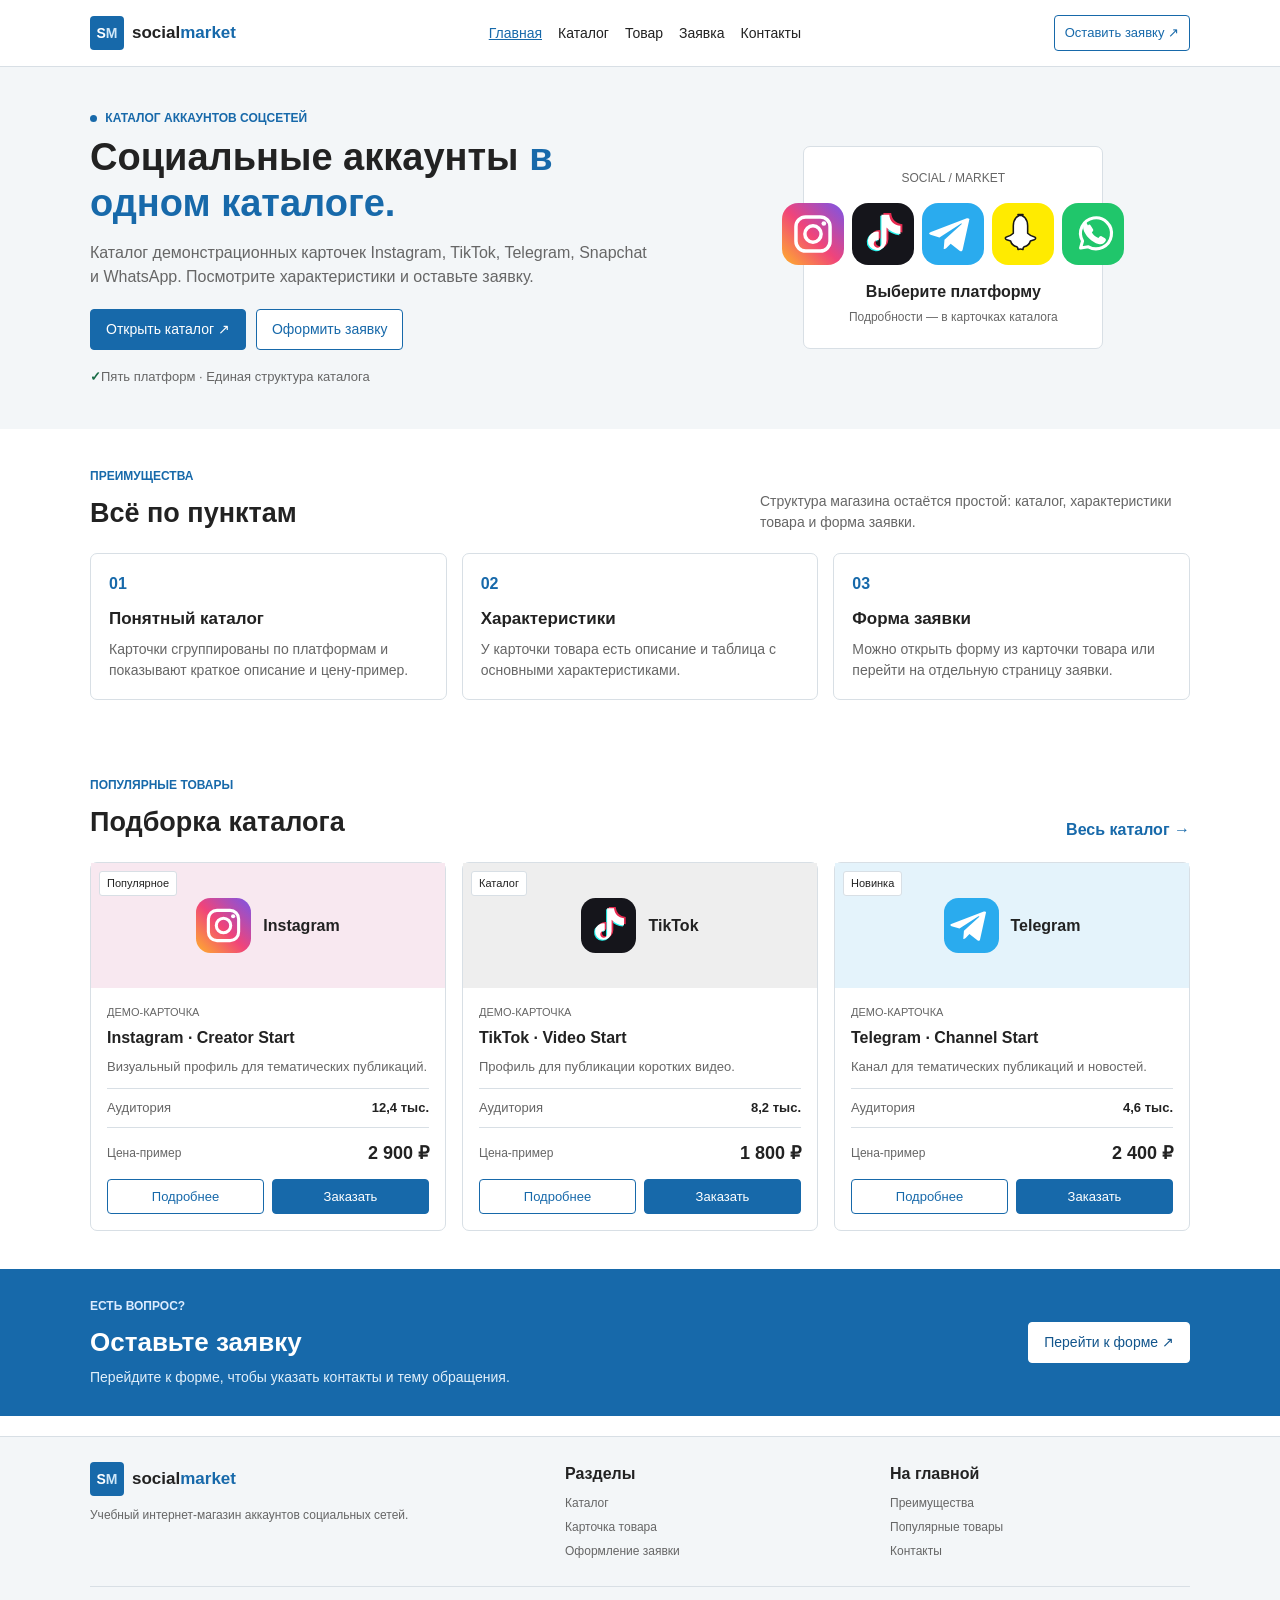
<file: index.html>
<!DOCTYPE html>
<html lang="ru">
<head>
  <meta charset="UTF-8">
  <meta name="viewport" content="width=device-width, initial-scale=1.0">
  <meta name="description" content="Учебный интернет-магазин с демонстрационным каталогом аккаунтов Instagram, TikTok, Telegram, Snapchat и WhatsApp.">
  <title>Главная | SocialMarket</title>
  <link rel="stylesheet" href="css/style.css">
</head>
<body>
<header class="site-header">
  <div class="container site-header__inner">
    <a class="site-logo" href="index.html" aria-label="SocialMarket — главная страница">
      <span class="site-logo__mark" aria-hidden="true">S<span class="site-logo__mark-accent">M</span></span>
      <span class="site-logo__word">social<span class="site-logo__word-accent">market</span></span>
    </a>
    <nav class="site-nav" aria-label="Основная навигация">
      <ul class="site-nav__list">
        <li class="site-nav__item"><a class="site-nav__link site-nav__link--active" aria-current="page" href="index.html">Главная</a></li>
        <li class="site-nav__item"><a class="site-nav__link " href="catalog.html">Каталог</a></li>
        <li class="site-nav__item"><a class="site-nav__link " href="product.html">Товар</a></li>
        <li class="site-nav__item"><a class="site-nav__link " href="order.html">Заявка</a></li>
        <li class="site-nav__item"><a class="site-nav__link " href="contacts.html">Контакты</a></li>
      </ul>
    </nav>
    <a class="button button--small button--outline site-header__cta" href="order.html">Оставить заявку <span aria-hidden="true">↗</span></a>
  </div>
</header>
<main>
  <section class="hero">
    <div class="container hero__layout">
      <div class="hero__content">
        <p class="eyebrow"><span class="eyebrow__dot" aria-hidden="true"></span> КАТАЛОГ АККАУНТОВ СОЦСЕТЕЙ</p>
        <h1 class="hero__title">Социальные аккаунты <span class="hero__title-accent">в одном каталоге.</span></h1>
        <p class="hero__text">Каталог демонстрационных карточек Instagram, TikTok, Telegram, Snapchat и WhatsApp. Посмотрите характеристики и оставьте заявку.</p>
        <div class="hero__actions">
          <a class="button button--primary" href="catalog.html">Открыть каталог <span aria-hidden="true">↗</span></a>
          <a class="button button--secondary" href="order.html">Оформить заявку</a>
        </div>
        <div class="hero__note"><span class="hero__note-icon" aria-hidden="true">✓</span><span>Пять платформ · Единая структура каталога</span></div>
      </div>
      <div class="hero-art" aria-label="Платформы из каталога">
        <div class="hero-art__orbit hero-art__orbit--one"></div>
        <div class="hero-art__orbit hero-art__orbit--two"></div>
        <div class="hero-art__card hero-art__card--main">
          <span class="hero-art__label">SOCIAL / MARKET</span>
          <div class="hero-art__icons">
            <img src="images/instagram.svg" alt="Instagram" width="62" height="62">
            <img src="images/tiktok.svg" alt="TikTok" width="62" height="62">
            <img src="images/telegram.svg" alt="Telegram" width="62" height="62">
            <img src="images/snapchat.svg" alt="Snapchat" width="62" height="62">
            <img src="images/whatsapp.svg" alt="WhatsApp" width="62" height="62">
          </div>
          <strong>Выберите платформу</strong>
          <span class="hero-art__small">Подробности — в карточках каталога</span>
        </div>
        <div class="hero-art__floating hero-art__floating--top"><span class="hero-art__floating-mark">05</span><span>платформ</span></div>
        <div class="hero-art__floating hero-art__floating--bottom"><span class="hero-art__floating-dot"></span><span>Каталог и заявка</span></div>
      </div>
    </div>
  </section>

  <section class="section section--white" id="advantages">
    <div class="container">
      <div class="section-heading section-heading--split">
        <div><p class="eyebrow">ПРЕИМУЩЕСТВА</p><h2 class="section-heading__title">Всё по пунктам</h2></div>
        <p class="section-heading__text">Структура магазина остаётся простой: каталог, характеристики товара и форма заявки.</p>
      </div>
      <div class="advantages-grid">
        <article class="advantage-card"><span class="advantage-card__number">01</span><h3>Понятный каталог</h3><p>Карточки сгруппированы по платформам и показывают краткое описание и цену-пример.</p></article>
        <article class="advantage-card"><span class="advantage-card__number">02</span><h3>Характеристики</h3><p>У карточки товара есть описание и таблица с основными характеристиками.</p></article>
        <article class="advantage-card"><span class="advantage-card__number">03</span><h3>Форма заявки</h3><p>Можно открыть форму из карточки товара или перейти на отдельную страницу заявки.</p></article>
      </div>
    </div>
  </section>

  <section class="section" id="popular">
    <div class="container">
      <div class="section-heading section-heading--split">
        <div><p class="eyebrow">ПОПУЛЯРНЫЕ ТОВАРЫ</p><h2 class="section-heading__title">Подборка каталога</h2></div>
        <a class="text-link" href="catalog.html">Весь каталог <span aria-hidden="true">→</span></a>
      </div>
      <div class="products-grid products-grid--home">
        <article class="product-card" id="instagram-creator" data-platform="instagram">
  <div class="product-card__visual product-card__visual--instagram">
    <span class="product-card__badge">Популярное</span>
    <img class="product-card__icon" src="images/instagram.svg" alt="Иконка Instagram" width="76" height="76">
    <span class="product-card__platform">Instagram</span>
  </div>
  <div class="product-card__body">
    <p class="product-card__eyebrow">ДЕМО-КАРТОЧКА</p>
    <h3 class="product-card__title">Instagram · Creator Start</h3>
    <p class="product-card__description">Визуальный профиль для тематических публикаций.</p>
    <div class="product-card__facts">
      <span>Аудитория</span><strong>12,4 тыс.</strong>
    </div>
    <div class="product-card__bottom">
      <div class="product-card__price"><span>Цена-пример</span><strong>2 900 ₽</strong></div>
      <div class="product-card__actions">
        <a class="button button--small button--outline" href="product.html?item=instagram-creator">Подробнее</a>
        <button class="button button--small button--primary" type="button" data-open-dialog data-product="Instagram · Creator Start">Заказать</button>
      </div>
    </div>
  </div>
</article>
<article class="product-card" id="tiktok-creator" data-platform="tiktok">
  <div class="product-card__visual product-card__visual--tiktok">
    <span class="product-card__badge product-card__badge--muted">Каталог</span>
    <img class="product-card__icon" src="images/tiktok.svg" alt="Иконка TikTok" width="76" height="76">
    <span class="product-card__platform">TikTok</span>
  </div>
  <div class="product-card__body">
    <p class="product-card__eyebrow">ДЕМО-КАРТОЧКА</p>
    <h3 class="product-card__title">TikTok · Video Start</h3>
    <p class="product-card__description">Профиль для публикации коротких видео.</p>
    <div class="product-card__facts">
      <span>Аудитория</span><strong>8,2 тыс.</strong>
    </div>
    <div class="product-card__bottom">
      <div class="product-card__price"><span>Цена-пример</span><strong>1 800 ₽</strong></div>
      <div class="product-card__actions">
        <a class="button button--small button--outline" href="product.html?item=tiktok-creator">Подробнее</a>
        <button class="button button--small button--primary" type="button" data-open-dialog data-product="TikTok · Video Start">Заказать</button>
      </div>
    </div>
  </div>
</article>
<article class="product-card" id="telegram-channel" data-platform="telegram">
  <div class="product-card__visual product-card__visual--telegram">
    <span class="product-card__badge">Новинка</span>
    <img class="product-card__icon" src="images/telegram.svg" alt="Иконка Telegram" width="76" height="76">
    <span class="product-card__platform">Telegram</span>
  </div>
  <div class="product-card__body">
    <p class="product-card__eyebrow">ДЕМО-КАРТОЧКА</p>
    <h3 class="product-card__title">Telegram · Channel Start</h3>
    <p class="product-card__description">Канал для тематических публикаций и новостей.</p>
    <div class="product-card__facts">
      <span>Аудитория</span><strong>4,6 тыс.</strong>
    </div>
    <div class="product-card__bottom">
      <div class="product-card__price"><span>Цена-пример</span><strong>2 400 ₽</strong></div>
      <div class="product-card__actions">
        <a class="button button--small button--outline" href="product.html?item=telegram-channel">Подробнее</a>
        <button class="button button--small button--primary" type="button" data-open-dialog data-product="Telegram · Channel Start">Заказать</button>
      </div>
    </div>
  </div>
</article>
      </div>
    </div>
  </section>

  <section class="contact-band" id="contacts">
    <div class="container contact-band__inner">
      <div><p class="eyebrow eyebrow--light">ЕСТЬ ВОПРОС?</p><h2>Оставьте заявку</h2><p>Перейдите к форме, чтобы указать контакты и тему обращения.</p></div>
      <a class="button button--light" href="order.html">Перейти к форме <span aria-hidden="true">↗</span></a>
    </div>
  </section>
</main>
<footer class="site-footer">
  <div class="container site-footer__main">
    <div class="site-footer__brand">
      <a class="site-logo site-logo--footer" href="index.html" aria-label="SocialMarket — главная страница">
        <span class="site-logo__mark" aria-hidden="true">S<span class="site-logo__mark-accent">M</span></span>
        <span class="site-logo__word">social<span class="site-logo__word-accent">market</span></span>
      </a>
      <p>Учебный интернет-магазин аккаунтов социальных сетей.</p>
    </div>
    <div class="site-footer__links">
      <span class="site-footer__label">Разделы</span>
      <a href="catalog.html">Каталог</a>
      <a href="product.html">Карточка товара</a>
      <a href="order.html">Оформление заявки</a>
    </div>
    <div class="site-footer__links">
      <span class="site-footer__label">На главной</span>
      <a href="index.html#advantages">Преимущества</a>
      <a href="index.html#popular">Популярные товары</a>
      <a href="index.html#contacts">Контакты</a>
    </div>
  </div>
  <div class="container site-footer__bottom">
    <span>© 2026 SocialMarket · Учебный проект</span>
    <span>Карточки и цены представлены как примеры. Форма не отправляет данные на сервер.</span>
  </div>
</footer>
<dialog class="order-dialog" id="order-dialog" aria-labelledby="order-dialog-title">
  <div class="order-dialog__header">
    <div>
      <p class="eyebrow">БЫСТРАЯ ЗАЯВКА</p>
      <h2 class="order-dialog__title" id="order-dialog-title">Оставить заявку</h2>
    </div>
    <button class="icon-button" type="button" data-close-dialog aria-label="Закрыть окно">×</button>
  </div>
  <p class="order-dialog__description">Заполните форму — появится подтверждение в демонстрационном режиме.</p>
  <form class="order-form" data-request-form action="#" method="post">
  <input type="hidden" name="product" value="" data-selected-product>
  <div class="order-form__grid">
    <div class="order-form__field">
      <label class="order-form__label" for="home-modal-name">Имя</label>
      <input class="order-form__input" id="home-modal-name" name="name" type="text" placeholder="Как к вам обращаться?" minlength="2" maxlength="60" autocomplete="name" required>
    </div>
    <div class="order-form__field">
      <label class="order-form__label" for="home-modal-email">E-mail</label>
      <input class="order-form__input" id="home-modal-email" name="email" type="email" placeholder="example@mail.ru" autocomplete="email" required>
    </div>
    <div class="order-form__field">
      <label class="order-form__label" for="home-modal-phone">Телефон</label>
      <input class="order-form__input" id="home-modal-phone" name="phone" type="tel" inputmode="tel" placeholder="+7 900 000-00-00" pattern="[+0-9() -]{7,20}" title="Введите номер: цифры, пробелы, скобки, дефис и знак +." autocomplete="tel" required>
    </div>
    <div class="order-form__field">
      <label class="order-form__label" for="home-modal-date">Дата связи</label>
      <input class="order-form__input" id="home-modal-date" name="date" type="date" required>
    </div>
    <div class="order-form__field order-form__field--wide">
      <label class="order-form__label" for="home-modal-topic">Тема заявки</label>
      <select class="order-form__select" id="home-modal-topic" name="topic" required>
        <option value="" selected disabled>Выберите тему</option>
        <option value="account">Вопрос по аккаунту</option>
        <option value="catalog">Вопрос по каталогу</option>
        <option value="other">Другая тема</option>
      </select>
    </div>
    <div class="order-form__field order-form__field--wide">
      <label class="order-form__label" for="home-modal-comment">Комментарий</label>
      <textarea class="order-form__textarea" id="home-modal-comment" name="comment" placeholder="Уточните ваш вопрос" minlength="4" maxlength="500" rows="4" required></textarea>
    </div>
    <div class="order-form__field order-form__field--wide">
      <label class="order-form__checkbox" for="home-modal-consent">
        <input id="home-modal-consent" name="consent" type="checkbox" required>
        <span>Согласен(на) на обработку данных для учебной демонстрации.</span>
      </label>
    </div>
  </div>
  <button class="button button--primary order-form__submit" type="submit">Отправить заявку <span aria-hidden="true">↗</span></button>
  <p class="order-form__message" data-form-message role="status" aria-live="polite"></p>
</form>
</dialog>
<script src="js/main.js"></script>
</body>
</html>
</file>
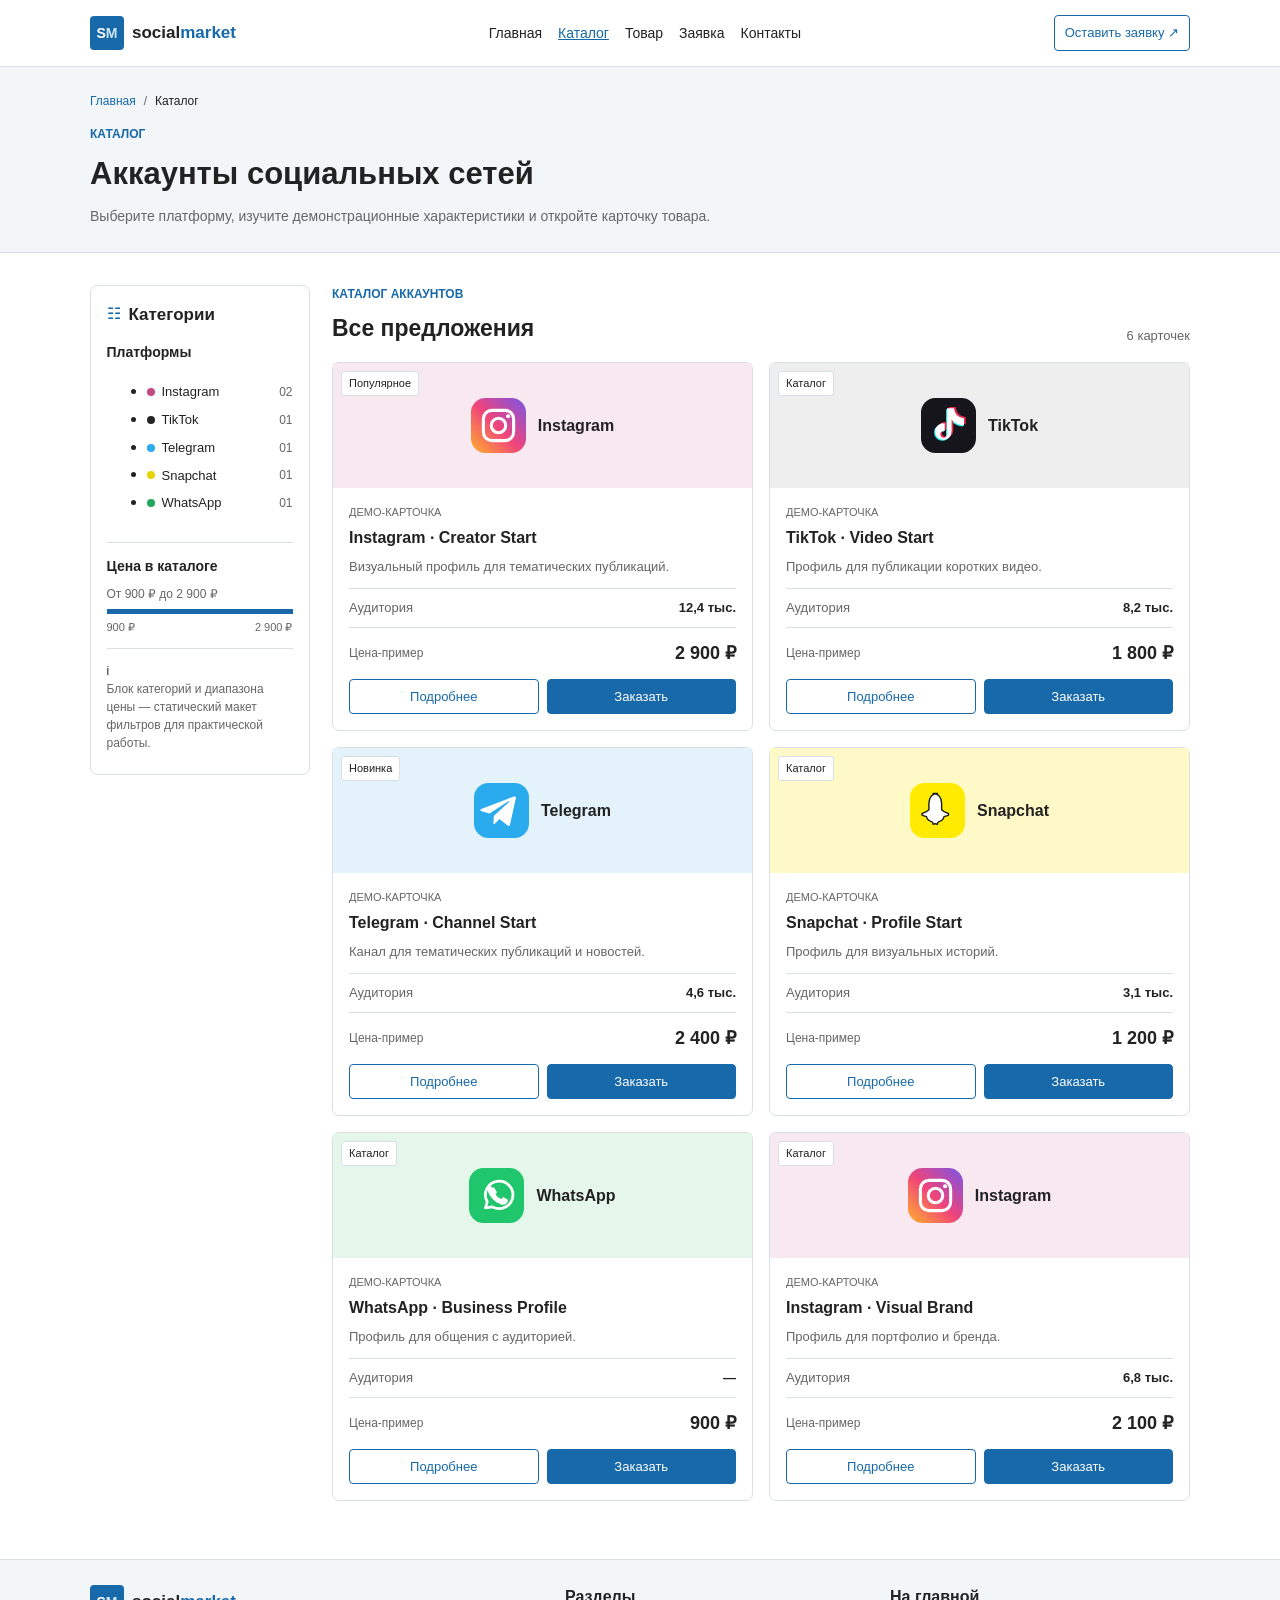
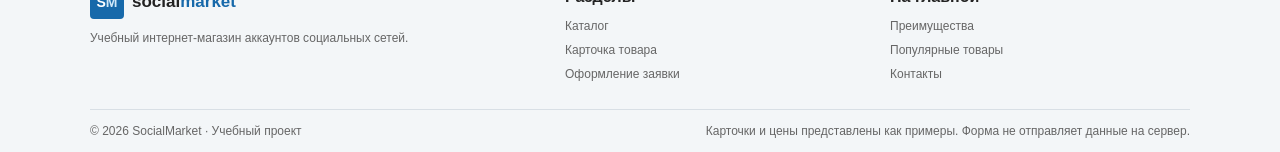
<file: catalog.html>
<!DOCTYPE html>
<html lang="ru">
<head>
  <meta charset="UTF-8">
  <meta name="viewport" content="width=device-width, initial-scale=1.0">
  <meta name="description" content="Каталог демонстрационных карточек аккаунтов пяти социальных платформ.">
  <title>Каталог | SocialMarket</title>
  <link rel="stylesheet" href="css/style.css">
</head>
<body>
<header class="site-header">
  <div class="container site-header__inner">
    <a class="site-logo" href="index.html" aria-label="SocialMarket — главная страница">
      <span class="site-logo__mark" aria-hidden="true">S<span class="site-logo__mark-accent">M</span></span>
      <span class="site-logo__word">social<span class="site-logo__word-accent">market</span></span>
    </a>
    <nav class="site-nav" aria-label="Основная навигация">
      <ul class="site-nav__list">
        <li class="site-nav__item"><a class="site-nav__link " href="index.html">Главная</a></li>
        <li class="site-nav__item"><a class="site-nav__link site-nav__link--active" aria-current="page" href="catalog.html">Каталог</a></li>
        <li class="site-nav__item"><a class="site-nav__link " href="product.html">Товар</a></li>
        <li class="site-nav__item"><a class="site-nav__link " href="order.html">Заявка</a></li>
        <li class="site-nav__item"><a class="site-nav__link " href="contacts.html">Контакты</a></li>
      </ul>
    </nav>
    <a class="button button--small button--outline site-header__cta" href="order.html">Оставить заявку <span aria-hidden="true">↗</span></a>
  </div>
</header>
<main>
  <section class="page-intro">
    <div class="container">
      <nav class="breadcrumbs" aria-label="Хлебные крошки"><a class="breadcrumbs__link" href="index.html">Главная</a><span class="breadcrumbs__separator" aria-hidden="true">/</span><span class="breadcrumbs__current" aria-current="page">Каталог</span></nav>
      <p class="eyebrow">КАТАЛОГ</p>
      <h1 class="page-intro__title">Аккаунты социальных сетей</h1>
      <p class="page-intro__text">Выберите платформу, изучите демонстрационные характеристики и откройте карточку товара.</p>
    </div>
  </section>
  <section class="section section--catalog">
    <div class="container catalog-layout">
      <aside class="catalog-filters" aria-labelledby="catalog-filters-title">
        <div class="catalog-filters__header"><span class="catalog-filters__icon" aria-hidden="true">☷</span><h2 class="catalog-filters__title" id="catalog-filters-title">Категории</h2></div>
        <div class="catalog-filters__group">
          <h3 class="catalog-filters__group-title">Платформы</h3>
          <ul class="category-list">
            <li class="category-list__item"><a class="category-list__link" href="#instagram-creator"><span class="category-list__dot category-list__dot--instagram"></span>Instagram <span class="category-list__count">02</span></a></li>
            <li class="category-list__item"><a class="category-list__link" href="#tiktok-creator"><span class="category-list__dot category-list__dot--tiktok"></span>TikTok <span class="category-list__count">01</span></a></li>
            <li class="category-list__item"><a class="category-list__link" href="#telegram-channel"><span class="category-list__dot category-list__dot--telegram"></span>Telegram <span class="category-list__count">01</span></a></li>
            <li class="category-list__item"><a class="category-list__link" href="#snapchat-profile"><span class="category-list__dot category-list__dot--snapchat"></span>Snapchat <span class="category-list__count">01</span></a></li>
            <li class="category-list__item"><a class="category-list__link" href="#whatsapp-business"><span class="category-list__dot category-list__dot--whatsapp"></span>WhatsApp <span class="category-list__count">01</span></a></li>
          </ul>
        </div>
        <div class="catalog-filters__group catalog-filters__group--price">
          <h3 class="catalog-filters__group-title">Цена в каталоге</h3>
          <p>От 900 ₽ до 2 900 ₽</p>
          <div class="price-range" aria-hidden="true"><span></span></div>
          <div class="price-range__labels"><span>900 ₽</span><span>2 900 ₽</span></div>
        </div>
        <div class="catalog-filters__note"><span aria-hidden="true">i</span><p>Блок категорий и диапазона цены — статический макет фильтров для практической работы.</p></div>
      </aside>
      <section class="catalog-products" aria-labelledby="catalog-products-title">
        <div class="catalog-products__header"><div><p class="eyebrow">КАТАЛОГ АККАУНТОВ</p><h2 class="catalog-products__title" id="catalog-products-title">Все предложения</h2></div><span class="catalog-products__count">6 карточек</span></div>
        <div class="products-grid products-grid--catalog">
          <article class="product-card" id="instagram-creator" data-platform="instagram">
  <div class="product-card__visual product-card__visual--instagram">
    <span class="product-card__badge">Популярное</span>
    <img class="product-card__icon" src="images/instagram.svg" alt="Иконка Instagram" width="76" height="76">
    <span class="product-card__platform">Instagram</span>
  </div>
  <div class="product-card__body">
    <p class="product-card__eyebrow">ДЕМО-КАРТОЧКА</p>
    <h3 class="product-card__title">Instagram · Creator Start</h3>
    <p class="product-card__description">Визуальный профиль для тематических публикаций.</p>
    <div class="product-card__facts">
      <span>Аудитория</span><strong>12,4 тыс.</strong>
    </div>
    <div class="product-card__bottom">
      <div class="product-card__price"><span>Цена-пример</span><strong>2 900 ₽</strong></div>
      <div class="product-card__actions">
        <a class="button button--small button--outline" href="product.html?item=instagram-creator">Подробнее</a>
        <button class="button button--small button--primary" type="button" data-open-dialog data-product="Instagram · Creator Start">Заказать</button>
      </div>
    </div>
  </div>
</article>
<article class="product-card" id="tiktok-creator" data-platform="tiktok">
  <div class="product-card__visual product-card__visual--tiktok">
    <span class="product-card__badge product-card__badge--muted">Каталог</span>
    <img class="product-card__icon" src="images/tiktok.svg" alt="Иконка TikTok" width="76" height="76">
    <span class="product-card__platform">TikTok</span>
  </div>
  <div class="product-card__body">
    <p class="product-card__eyebrow">ДЕМО-КАРТОЧКА</p>
    <h3 class="product-card__title">TikTok · Video Start</h3>
    <p class="product-card__description">Профиль для публикации коротких видео.</p>
    <div class="product-card__facts">
      <span>Аудитория</span><strong>8,2 тыс.</strong>
    </div>
    <div class="product-card__bottom">
      <div class="product-card__price"><span>Цена-пример</span><strong>1 800 ₽</strong></div>
      <div class="product-card__actions">
        <a class="button button--small button--outline" href="product.html?item=tiktok-creator">Подробнее</a>
        <button class="button button--small button--primary" type="button" data-open-dialog data-product="TikTok · Video Start">Заказать</button>
      </div>
    </div>
  </div>
</article>
<article class="product-card" id="telegram-channel" data-platform="telegram">
  <div class="product-card__visual product-card__visual--telegram">
    <span class="product-card__badge">Новинка</span>
    <img class="product-card__icon" src="images/telegram.svg" alt="Иконка Telegram" width="76" height="76">
    <span class="product-card__platform">Telegram</span>
  </div>
  <div class="product-card__body">
    <p class="product-card__eyebrow">ДЕМО-КАРТОЧКА</p>
    <h3 class="product-card__title">Telegram · Channel Start</h3>
    <p class="product-card__description">Канал для тематических публикаций и новостей.</p>
    <div class="product-card__facts">
      <span>Аудитория</span><strong>4,6 тыс.</strong>
    </div>
    <div class="product-card__bottom">
      <div class="product-card__price"><span>Цена-пример</span><strong>2 400 ₽</strong></div>
      <div class="product-card__actions">
        <a class="button button--small button--outline" href="product.html?item=telegram-channel">Подробнее</a>
        <button class="button button--small button--primary" type="button" data-open-dialog data-product="Telegram · Channel Start">Заказать</button>
      </div>
    </div>
  </div>
</article>
<article class="product-card" id="snapchat-profile" data-platform="snapchat">
  <div class="product-card__visual product-card__visual--snapchat">
    <span class="product-card__badge product-card__badge--muted">Каталог</span>
    <img class="product-card__icon" src="images/snapchat.svg" alt="Иконка Snapchat" width="76" height="76">
    <span class="product-card__platform">Snapchat</span>
  </div>
  <div class="product-card__body">
    <p class="product-card__eyebrow">ДЕМО-КАРТОЧКА</p>
    <h3 class="product-card__title">Snapchat · Profile Start</h3>
    <p class="product-card__description">Профиль для визуальных историй.</p>
    <div class="product-card__facts">
      <span>Аудитория</span><strong>3,1 тыс.</strong>
    </div>
    <div class="product-card__bottom">
      <div class="product-card__price"><span>Цена-пример</span><strong>1 200 ₽</strong></div>
      <div class="product-card__actions">
        <a class="button button--small button--outline" href="product.html?item=snapchat-profile">Подробнее</a>
        <button class="button button--small button--primary" type="button" data-open-dialog data-product="Snapchat · Profile Start">Заказать</button>
      </div>
    </div>
  </div>
</article>
<article class="product-card" id="whatsapp-business" data-platform="whatsapp">
  <div class="product-card__visual product-card__visual--whatsapp">
    <span class="product-card__badge product-card__badge--muted">Каталог</span>
    <img class="product-card__icon" src="images/whatsapp.svg" alt="Иконка WhatsApp" width="76" height="76">
    <span class="product-card__platform">WhatsApp</span>
  </div>
  <div class="product-card__body">
    <p class="product-card__eyebrow">ДЕМО-КАРТОЧКА</p>
    <h3 class="product-card__title">WhatsApp · Business Profile</h3>
    <p class="product-card__description">Профиль для общения с аудиторией.</p>
    <div class="product-card__facts">
      <span>Аудитория</span><strong>—</strong>
    </div>
    <div class="product-card__bottom">
      <div class="product-card__price"><span>Цена-пример</span><strong>900 ₽</strong></div>
      <div class="product-card__actions">
        <a class="button button--small button--outline" href="product.html?item=whatsapp-business">Подробнее</a>
        <button class="button button--small button--primary" type="button" data-open-dialog data-product="WhatsApp · Business Profile">Заказать</button>
      </div>
    </div>
  </div>
</article>
<article class="product-card" id="instagram-visual" data-platform="instagram">
  <div class="product-card__visual product-card__visual--instagram">
    <span class="product-card__badge product-card__badge--muted">Каталог</span>
    <img class="product-card__icon" src="images/instagram.svg" alt="Иконка Instagram" width="76" height="76">
    <span class="product-card__platform">Instagram</span>
  </div>
  <div class="product-card__body">
    <p class="product-card__eyebrow">ДЕМО-КАРТОЧКА</p>
    <h3 class="product-card__title">Instagram · Visual Brand</h3>
    <p class="product-card__description">Профиль для портфолио и бренда.</p>
    <div class="product-card__facts">
      <span>Аудитория</span><strong>6,8 тыс.</strong>
    </div>
    <div class="product-card__bottom">
      <div class="product-card__price"><span>Цена-пример</span><strong>2 100 ₽</strong></div>
      <div class="product-card__actions">
        <a class="button button--small button--outline" href="product.html?item=instagram-visual">Подробнее</a>
        <button class="button button--small button--primary" type="button" data-open-dialog data-product="Instagram · Visual Brand">Заказать</button>
      </div>
    </div>
  </div>
</article>
        </div>
      </section>
    </div>
  </section>
</main>
<footer class="site-footer">
  <div class="container site-footer__main">
    <div class="site-footer__brand">
      <a class="site-logo site-logo--footer" href="index.html" aria-label="SocialMarket — главная страница">
        <span class="site-logo__mark" aria-hidden="true">S<span class="site-logo__mark-accent">M</span></span>
        <span class="site-logo__word">social<span class="site-logo__word-accent">market</span></span>
      </a>
      <p>Учебный интернет-магазин аккаунтов социальных сетей.</p>
    </div>
    <div class="site-footer__links">
      <span class="site-footer__label">Разделы</span>
      <a href="catalog.html">Каталог</a>
      <a href="product.html">Карточка товара</a>
      <a href="order.html">Оформление заявки</a>
    </div>
    <div class="site-footer__links">
      <span class="site-footer__label">На главной</span>
      <a href="index.html#advantages">Преимущества</a>
      <a href="index.html#popular">Популярные товары</a>
      <a href="index.html#contacts">Контакты</a>
    </div>
  </div>
  <div class="container site-footer__bottom">
    <span>© 2026 SocialMarket · Учебный проект</span>
    <span>Карточки и цены представлены как примеры. Форма не отправляет данные на сервер.</span>
  </div>
</footer>
<dialog class="order-dialog" id="order-dialog" aria-labelledby="order-dialog-title">
  <div class="order-dialog__header">
    <div>
      <p class="eyebrow">БЫСТРАЯ ЗАЯВКА</p>
      <h2 class="order-dialog__title" id="order-dialog-title">Оставить заявку</h2>
    </div>
    <button class="icon-button" type="button" data-close-dialog aria-label="Закрыть окно">×</button>
  </div>
  <p class="order-dialog__description">Заполните форму — появится подтверждение в демонстрационном режиме.</p>
  <form class="order-form" data-request-form action="#" method="post">
  <input type="hidden" name="product" value="" data-selected-product>
  <div class="order-form__grid">
    <div class="order-form__field">
      <label class="order-form__label" for="catalog-modal-name">Имя</label>
      <input class="order-form__input" id="catalog-modal-name" name="name" type="text" placeholder="Как к вам обращаться?" minlength="2" maxlength="60" autocomplete="name" required>
    </div>
    <div class="order-form__field">
      <label class="order-form__label" for="catalog-modal-email">E-mail</label>
      <input class="order-form__input" id="catalog-modal-email" name="email" type="email" placeholder="example@mail.ru" autocomplete="email" required>
    </div>
    <div class="order-form__field">
      <label class="order-form__label" for="catalog-modal-phone">Телефон</label>
      <input class="order-form__input" id="catalog-modal-phone" name="phone" type="tel" inputmode="tel" placeholder="+7 900 000-00-00" pattern="[+0-9() -]{7,20}" title="Введите номер: цифры, пробелы, скобки, дефис и знак +." autocomplete="tel" required>
    </div>
    <div class="order-form__field">
      <label class="order-form__label" for="catalog-modal-date">Дата связи</label>
      <input class="order-form__input" id="catalog-modal-date" name="date" type="date" required>
    </div>
    <div class="order-form__field order-form__field--wide">
      <label class="order-form__label" for="catalog-modal-topic">Тема заявки</label>
      <select class="order-form__select" id="catalog-modal-topic" name="topic" required>
        <option value="" selected disabled>Выберите тему</option>
        <option value="account">Вопрос по аккаунту</option>
        <option value="catalog">Вопрос по каталогу</option>
        <option value="other">Другая тема</option>
      </select>
    </div>
    <div class="order-form__field order-form__field--wide">
      <label class="order-form__label" for="catalog-modal-comment">Комментарий</label>
      <textarea class="order-form__textarea" id="catalog-modal-comment" name="comment" placeholder="Уточните ваш вопрос" minlength="4" maxlength="500" rows="4" required></textarea>
    </div>
    <div class="order-form__field order-form__field--wide">
      <label class="order-form__checkbox" for="catalog-modal-consent">
        <input id="catalog-modal-consent" name="consent" type="checkbox" required>
        <span>Согласен(на) на обработку данных для учебной демонстрации.</span>
      </label>
    </div>
  </div>
  <button class="button button--primary order-form__submit" type="submit">Отправить заявку <span aria-hidden="true">↗</span></button>
  <p class="order-form__message" data-form-message role="status" aria-live="polite"></p>
</form>
</dialog>
<script src="js/main.js"></script>
</body>
</html>
</file>
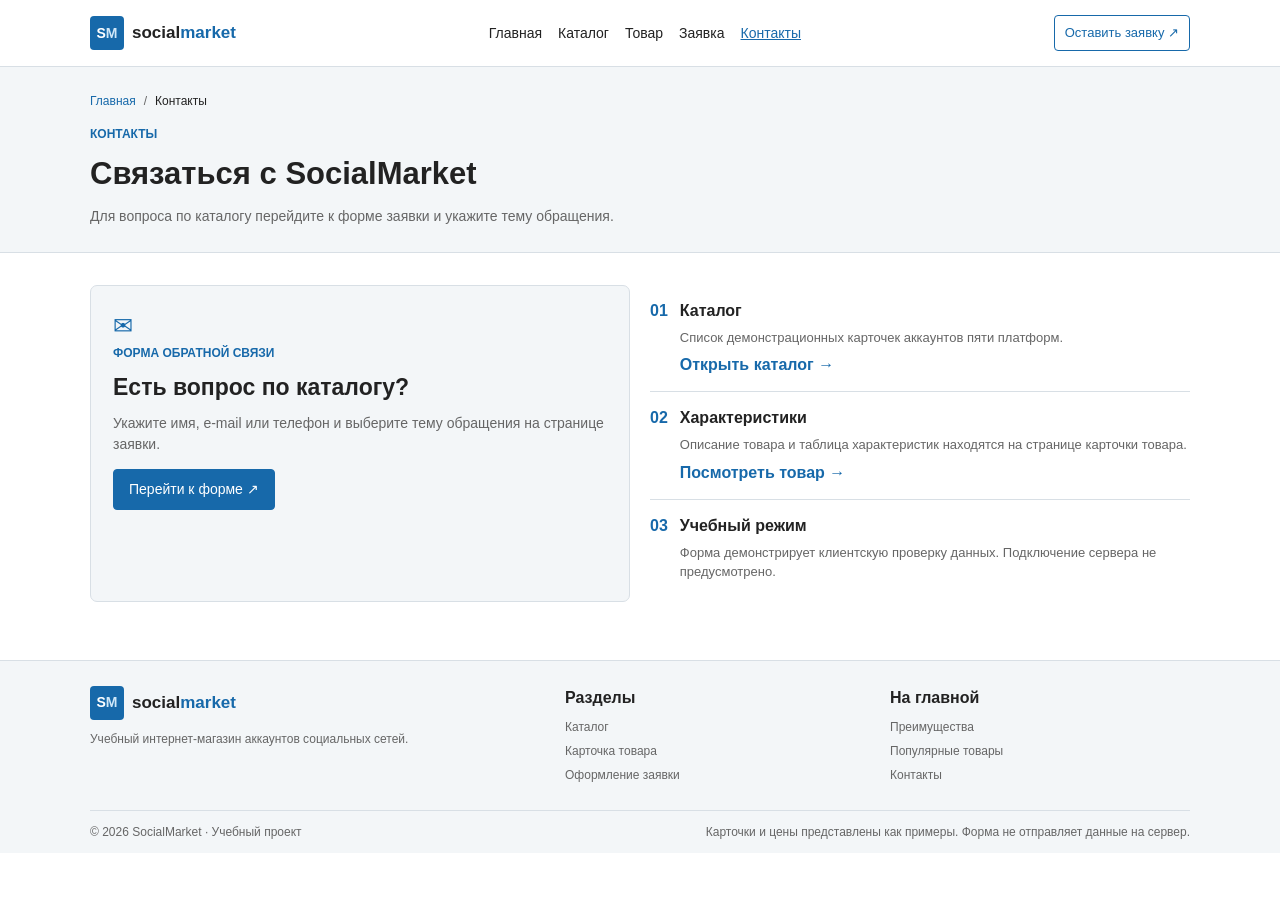
<file: contacts.html>
<!DOCTYPE html>
<html lang="ru">
<head>
  <meta charset="UTF-8">
  <meta name="viewport" content="width=device-width, initial-scale=1.0">
  <meta name="description" content="Контактная информация учебного интернет-магазина SocialMarket.">
  <title>Контакты | SocialMarket</title>
  <link rel="stylesheet" href="css/style.css">
</head>
<body>
<header class="site-header">
  <div class="container site-header__inner">
    <a class="site-logo" href="index.html" aria-label="SocialMarket — главная страница">
      <span class="site-logo__mark" aria-hidden="true">S<span class="site-logo__mark-accent">M</span></span>
      <span class="site-logo__word">social<span class="site-logo__word-accent">market</span></span>
    </a>
    <nav class="site-nav" aria-label="Основная навигация">
      <ul class="site-nav__list">
        <li class="site-nav__item"><a class="site-nav__link " href="index.html">Главная</a></li>
        <li class="site-nav__item"><a class="site-nav__link " href="catalog.html">Каталог</a></li>
        <li class="site-nav__item"><a class="site-nav__link " href="product.html">Товар</a></li>
        <li class="site-nav__item"><a class="site-nav__link " href="order.html">Заявка</a></li>
        <li class="site-nav__item"><a class="site-nav__link site-nav__link--active" aria-current="page" href="contacts.html">Контакты</a></li>
      </ul>
    </nav>
    <a class="button button--small button--outline site-header__cta" href="order.html">Оставить заявку <span aria-hidden="true">↗</span></a>
  </div>
</header>
<main>
  <section class="page-intro">
    <div class="container">
      <nav class="breadcrumbs" aria-label="Хлебные крошки"><a class="breadcrumbs__link" href="index.html">Главная</a><span class="breadcrumbs__separator" aria-hidden="true">/</span><span class="breadcrumbs__current" aria-current="page">Контакты</span></nav>
      <p class="eyebrow">КОНТАКТЫ</p>
      <h1 class="page-intro__title">Связаться с SocialMarket</h1>
      <p class="page-intro__text">Для вопроса по каталогу перейдите к форме заявки и укажите тему обращения.</p>
    </div>
  </section>
  <section class="section section--contacts">
    <div class="container contacts-layout">
      <article class="contacts-card contacts-card--primary">
        <span class="contacts-card__icon" aria-hidden="true">✉</span>
        <p class="eyebrow">ФОРМА ОБРАТНОЙ СВЯЗИ</p>
        <h2 class="contacts-card__title">Есть вопрос по каталогу?</h2>
        <p class="contacts-card__text">Укажите имя, e-mail или телефон и выберите тему обращения на странице заявки.</p>
        <a class="button button--primary" href="order.html">Перейти к форме <span aria-hidden="true">↗</span></a>
      </article>
      <aside class="contacts-info">
        <div class="contacts-info__item"><span class="contacts-info__number">01</span><div><h3 class="contacts-info__title">Каталог</h3><p class="contacts-info__text">Список демонстрационных карточек аккаунтов пяти платформ.</p><a class="text-link" href="catalog.html">Открыть каталог <span aria-hidden="true">→</span></a></div></div>
        <div class="contacts-info__item"><span class="contacts-info__number">02</span><div><h3 class="contacts-info__title">Характеристики</h3><p class="contacts-info__text">Описание товара и таблица характеристик находятся на странице карточки товара.</p><a class="text-link" href="product.html">Посмотреть товар <span aria-hidden="true">→</span></a></div></div>
        <div class="contacts-info__item"><span class="contacts-info__number">03</span><div><h3 class="contacts-info__title">Учебный режим</h3><p class="contacts-info__text">Форма демонстрирует клиентскую проверку данных. Подключение сервера не предусмотрено.</p></div></div>
      </aside>
    </div>
  </section>
</main>
<footer class="site-footer">
  <div class="container site-footer__main">
    <div class="site-footer__brand">
      <a class="site-logo site-logo--footer" href="index.html" aria-label="SocialMarket — главная страница">
        <span class="site-logo__mark" aria-hidden="true">S<span class="site-logo__mark-accent">M</span></span>
        <span class="site-logo__word">social<span class="site-logo__word-accent">market</span></span>
      </a>
      <p>Учебный интернет-магазин аккаунтов социальных сетей.</p>
    </div>
    <div class="site-footer__links">
      <span class="site-footer__label">Разделы</span>
      <a href="catalog.html">Каталог</a>
      <a href="product.html">Карточка товара</a>
      <a href="order.html">Оформление заявки</a>
    </div>
    <div class="site-footer__links">
      <span class="site-footer__label">На главной</span>
      <a href="index.html#advantages">Преимущества</a>
      <a href="index.html#popular">Популярные товары</a>
      <a href="index.html#contacts">Контакты</a>
    </div>
  </div>
  <div class="container site-footer__bottom">
    <span>© 2026 SocialMarket · Учебный проект</span>
    <span>Карточки и цены представлены как примеры. Форма не отправляет данные на сервер.</span>
  </div>
</footer>
<dialog class="order-dialog" id="order-dialog" aria-labelledby="order-dialog-title">
  <div class="order-dialog__header">
    <div>
      <p class="eyebrow">БЫСТРАЯ ЗАЯВКА</p>
      <h2 class="order-dialog__title" id="order-dialog-title">Оставить заявку</h2>
    </div>
    <button class="icon-button" type="button" data-close-dialog aria-label="Закрыть окно">×</button>
  </div>
  <p class="order-dialog__description">Заполните форму — появится подтверждение в демонстрационном режиме.</p>
  <form class="order-form" data-request-form action="#" method="post">
  <input type="hidden" name="product" value="" data-selected-product>
  <div class="order-form__grid">
    <div class="order-form__field">
      <label class="order-form__label" for="contacts-modal-name">Имя</label>
      <input class="order-form__input" id="contacts-modal-name" name="name" type="text" placeholder="Как к вам обращаться?" minlength="2" maxlength="60" autocomplete="name" required>
    </div>
    <div class="order-form__field">
      <label class="order-form__label" for="contacts-modal-email">E-mail</label>
      <input class="order-form__input" id="contacts-modal-email" name="email" type="email" placeholder="example@mail.ru" autocomplete="email" required>
    </div>
    <div class="order-form__field">
      <label class="order-form__label" for="contacts-modal-phone">Телефон</label>
      <input class="order-form__input" id="contacts-modal-phone" name="phone" type="tel" inputmode="tel" placeholder="+7 900 000-00-00" pattern="[+0-9() -]{7,20}" title="Введите номер: цифры, пробелы, скобки, дефис и знак +." autocomplete="tel" required>
    </div>
    <div class="order-form__field">
      <label class="order-form__label" for="contacts-modal-date">Дата связи</label>
      <input class="order-form__input" id="contacts-modal-date" name="date" type="date" required>
    </div>
    <div class="order-form__field order-form__field--wide">
      <label class="order-form__label" for="contacts-modal-topic">Тема заявки</label>
      <select class="order-form__select" id="contacts-modal-topic" name="topic" required>
        <option value="" selected disabled>Выберите тему</option>
        <option value="account">Вопрос по аккаунту</option>
        <option value="catalog">Вопрос по каталогу</option>
        <option value="other">Другая тема</option>
      </select>
    </div>
    <div class="order-form__field order-form__field--wide">
      <label class="order-form__label" for="contacts-modal-comment">Комментарий</label>
      <textarea class="order-form__textarea" id="contacts-modal-comment" name="comment" placeholder="Уточните ваш вопрос" minlength="4" maxlength="500" rows="4" required></textarea>
    </div>
    <div class="order-form__field order-form__field--wide">
      <label class="order-form__checkbox" for="contacts-modal-consent">
        <input id="contacts-modal-consent" name="consent" type="checkbox" required>
        <span>Согласен(на) на обработку данных для учебной демонстрации.</span>
      </label>
    </div>
  </div>
  <button class="button button--primary order-form__submit" type="submit">Отправить заявку <span aria-hidden="true">↗</span></button>
  <p class="order-form__message" data-form-message role="status" aria-live="polite"></p>
</form>
</dialog>
<script src="js/main.js"></script>
</body>
</html>
</file>
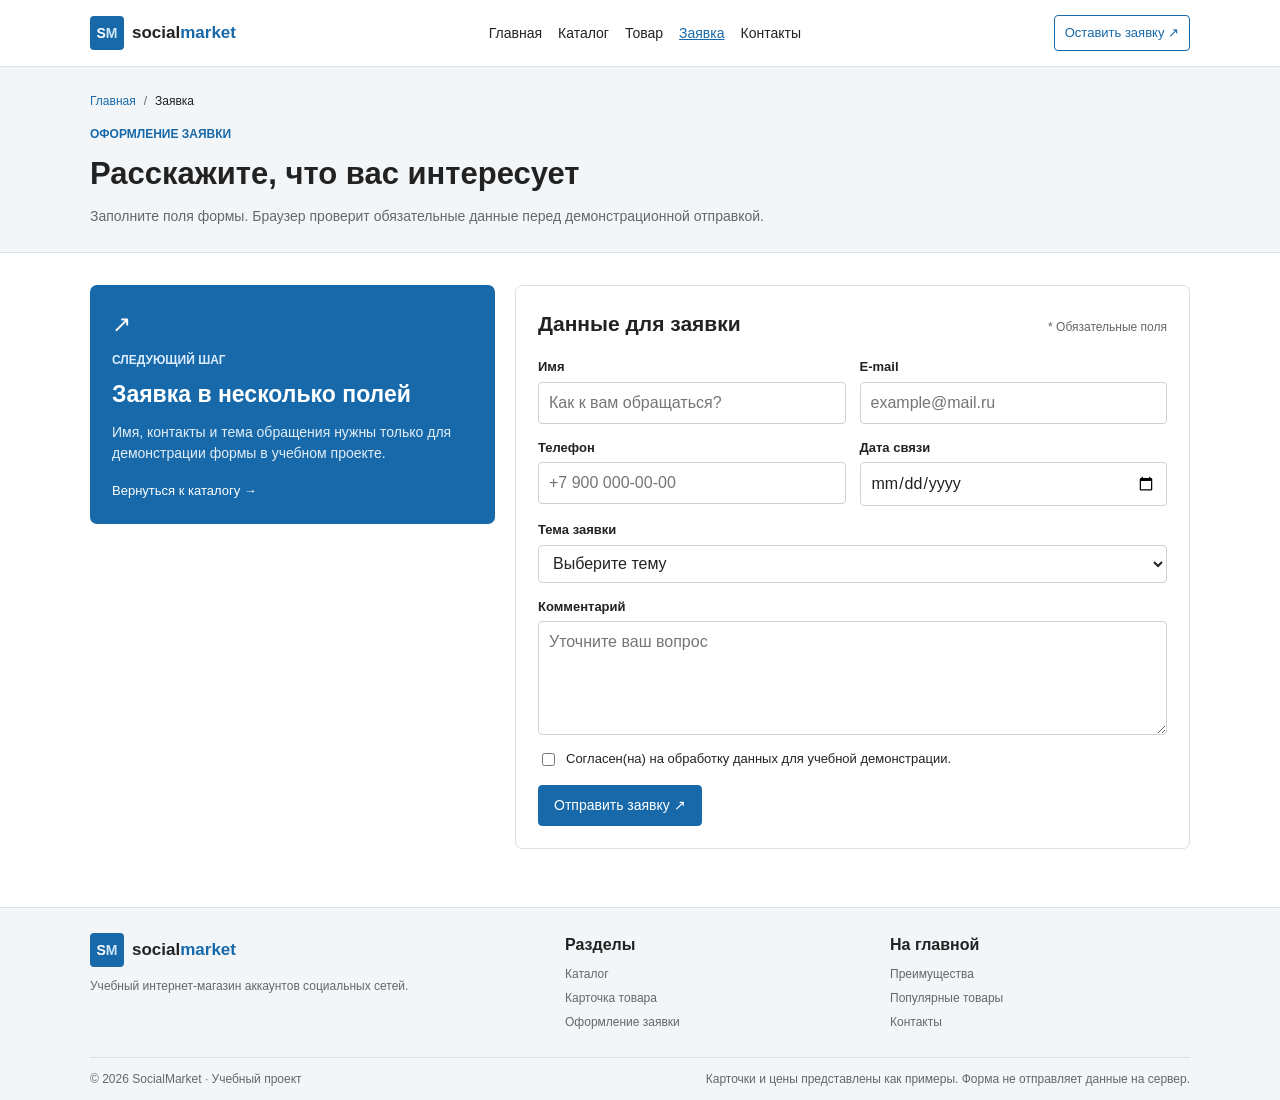
<file: order.html>
<!DOCTYPE html>
<html lang="ru">
<head>
  <meta charset="UTF-8">
  <meta name="viewport" content="width=device-width, initial-scale=1.0">
  <meta name="description" content="Форма демонстрационной заявки с проверкой обязательных полей.">
  <title>Оформление заявки | SocialMarket</title>
  <link rel="stylesheet" href="css/style.css">
</head>
<body>
<header class="site-header">
  <div class="container site-header__inner">
    <a class="site-logo" href="index.html" aria-label="SocialMarket — главная страница">
      <span class="site-logo__mark" aria-hidden="true">S<span class="site-logo__mark-accent">M</span></span>
      <span class="site-logo__word">social<span class="site-logo__word-accent">market</span></span>
    </a>
    <nav class="site-nav" aria-label="Основная навигация">
      <ul class="site-nav__list">
        <li class="site-nav__item"><a class="site-nav__link " href="index.html">Главная</a></li>
        <li class="site-nav__item"><a class="site-nav__link " href="catalog.html">Каталог</a></li>
        <li class="site-nav__item"><a class="site-nav__link " href="product.html">Товар</a></li>
        <li class="site-nav__item"><a class="site-nav__link site-nav__link--active" aria-current="page" href="order.html">Заявка</a></li>
        <li class="site-nav__item"><a class="site-nav__link " href="contacts.html">Контакты</a></li>
      </ul>
    </nav>
    <a class="button button--small button--outline site-header__cta" href="order.html">Оставить заявку <span aria-hidden="true">↗</span></a>
  </div>
</header>
<main>
  <section class="page-intro page-intro--compact">
    <div class="container">
      <nav class="breadcrumbs" aria-label="Хлебные крошки"><a class="breadcrumbs__link" href="index.html">Главная</a><span class="breadcrumbs__separator" aria-hidden="true">/</span><span class="breadcrumbs__current" aria-current="page">Заявка</span></nav>
      <p class="eyebrow">ОФОРМЛЕНИЕ ЗАЯВКИ</p>
      <h1 class="page-intro__title">Расскажите, что вас интересует</h1>
      <p class="page-intro__text">Заполните поля формы. Браузер проверит обязательные данные перед демонстрационной отправкой.</p>
    </div>
  </section>
  <section class="section section--order">
    <div class="container order-layout">
      <aside class="order-aside">
        <span class="order-aside__icon" aria-hidden="true">↗</span>
        <p class="eyebrow eyebrow--light">СЛЕДУЮЩИЙ ШАГ</p>
        <h2 class="order-aside__title">Заявка в несколько полей</h2>
        <p class="order-aside__text">Имя, контакты и тема обращения нужны только для демонстрации формы в учебном проекте.</p>
        <a class="order-aside__link" href="catalog.html">Вернуться к каталогу <span aria-hidden="true">→</span></a>
      </aside>
      <div class="order-form-card">
        <div class="order-form-card__heading"><h2 class="order-form-card__title">Данные для заявки</h2><span class="required-note">* Обязательные поля</span></div>
        <form class="order-form" data-request-form action="#" method="post">
  <input type="hidden" name="product" value="" data-selected-product>
  <div class="order-form__grid">
    <div class="order-form__field">
      <label class="order-form__label" for="order-page-name">Имя</label>
      <input class="order-form__input" id="order-page-name" name="name" type="text" placeholder="Как к вам обращаться?" minlength="2" maxlength="60" autocomplete="name" required>
    </div>
    <div class="order-form__field">
      <label class="order-form__label" for="order-page-email">E-mail</label>
      <input class="order-form__input" id="order-page-email" name="email" type="email" placeholder="example@mail.ru" autocomplete="email" required>
    </div>
    <div class="order-form__field">
      <label class="order-form__label" for="order-page-phone">Телефон</label>
      <input class="order-form__input" id="order-page-phone" name="phone" type="tel" inputmode="tel" placeholder="+7 900 000-00-00" pattern="[+0-9() -]{7,20}" title="Введите номер: цифры, пробелы, скобки, дефис и знак +." autocomplete="tel" required>
    </div>
    <div class="order-form__field">
      <label class="order-form__label" for="order-page-date">Дата связи</label>
      <input class="order-form__input" id="order-page-date" name="date" type="date" required>
    </div>
    <div class="order-form__field order-form__field--wide">
      <label class="order-form__label" for="order-page-topic">Тема заявки</label>
      <select class="order-form__select" id="order-page-topic" name="topic" required>
        <option value="" selected disabled>Выберите тему</option>
        <option value="account">Вопрос по аккаунту</option>
        <option value="catalog">Вопрос по каталогу</option>
        <option value="other">Другая тема</option>
      </select>
    </div>
    <div class="order-form__field order-form__field--wide">
      <label class="order-form__label" for="order-page-comment">Комментарий</label>
      <textarea class="order-form__textarea" id="order-page-comment" name="comment" placeholder="Уточните ваш вопрос" minlength="4" maxlength="500" rows="4" required></textarea>
    </div>
    <div class="order-form__field order-form__field--wide">
      <label class="order-form__checkbox" for="order-page-consent">
        <input id="order-page-consent" name="consent" type="checkbox" required>
        <span>Согласен(на) на обработку данных для учебной демонстрации.</span>
      </label>
    </div>
  </div>
  <button class="button button--primary order-form__submit" type="submit">Отправить заявку <span aria-hidden="true">↗</span></button>
  <p class="order-form__message" data-form-message role="status" aria-live="polite"></p>
</form>
      </div>
    </div>
  </section>
</main>
<footer class="site-footer">
  <div class="container site-footer__main">
    <div class="site-footer__brand">
      <a class="site-logo site-logo--footer" href="index.html" aria-label="SocialMarket — главная страница">
        <span class="site-logo__mark" aria-hidden="true">S<span class="site-logo__mark-accent">M</span></span>
        <span class="site-logo__word">social<span class="site-logo__word-accent">market</span></span>
      </a>
      <p>Учебный интернет-магазин аккаунтов социальных сетей.</p>
    </div>
    <div class="site-footer__links">
      <span class="site-footer__label">Разделы</span>
      <a href="catalog.html">Каталог</a>
      <a href="product.html">Карточка товара</a>
      <a href="order.html">Оформление заявки</a>
    </div>
    <div class="site-footer__links">
      <span class="site-footer__label">На главной</span>
      <a href="index.html#advantages">Преимущества</a>
      <a href="index.html#popular">Популярные товары</a>
      <a href="index.html#contacts">Контакты</a>
    </div>
  </div>
  <div class="container site-footer__bottom">
    <span>© 2026 SocialMarket · Учебный проект</span>
    <span>Карточки и цены представлены как примеры. Форма не отправляет данные на сервер.</span>
  </div>
</footer>
<dialog class="order-dialog" id="order-dialog" aria-labelledby="order-dialog-title">
  <div class="order-dialog__header">
    <div>
      <p class="eyebrow">БЫСТРАЯ ЗАЯВКА</p>
      <h2 class="order-dialog__title" id="order-dialog-title">Оставить заявку</h2>
    </div>
    <button class="icon-button" type="button" data-close-dialog aria-label="Закрыть окно">×</button>
  </div>
  <p class="order-dialog__description">Заполните форму — появится подтверждение в демонстрационном режиме.</p>
  <form class="order-form" data-request-form action="#" method="post">
  <input type="hidden" name="product" value="" data-selected-product>
  <div class="order-form__grid">
    <div class="order-form__field">
      <label class="order-form__label" for="order-modal-name">Имя</label>
      <input class="order-form__input" id="order-modal-name" name="name" type="text" placeholder="Как к вам обращаться?" minlength="2" maxlength="60" autocomplete="name" required>
    </div>
    <div class="order-form__field">
      <label class="order-form__label" for="order-modal-email">E-mail</label>
      <input class="order-form__input" id="order-modal-email" name="email" type="email" placeholder="example@mail.ru" autocomplete="email" required>
    </div>
    <div class="order-form__field">
      <label class="order-form__label" for="order-modal-phone">Телефон</label>
      <input class="order-form__input" id="order-modal-phone" name="phone" type="tel" inputmode="tel" placeholder="+7 900 000-00-00" pattern="[+0-9() -]{7,20}" title="Введите номер: цифры, пробелы, скобки, дефис и знак +." autocomplete="tel" required>
    </div>
    <div class="order-form__field">
      <label class="order-form__label" for="order-modal-date">Дата связи</label>
      <input class="order-form__input" id="order-modal-date" name="date" type="date" required>
    </div>
    <div class="order-form__field order-form__field--wide">
      <label class="order-form__label" for="order-modal-topic">Тема заявки</label>
      <select class="order-form__select" id="order-modal-topic" name="topic" required>
        <option value="" selected disabled>Выберите тему</option>
        <option value="account">Вопрос по аккаунту</option>
        <option value="catalog">Вопрос по каталогу</option>
        <option value="other">Другая тема</option>
      </select>
    </div>
    <div class="order-form__field order-form__field--wide">
      <label class="order-form__label" for="order-modal-comment">Комментарий</label>
      <textarea class="order-form__textarea" id="order-modal-comment" name="comment" placeholder="Уточните ваш вопрос" minlength="4" maxlength="500" rows="4" required></textarea>
    </div>
    <div class="order-form__field order-form__field--wide">
      <label class="order-form__checkbox" for="order-modal-consent">
        <input id="order-modal-consent" name="consent" type="checkbox" required>
        <span>Согласен(на) на обработку данных для учебной демонстрации.</span>
      </label>
    </div>
  </div>
  <button class="button button--primary order-form__submit" type="submit">Отправить заявку <span aria-hidden="true">↗</span></button>
  <p class="order-form__message" data-form-message role="status" aria-live="polite"></p>
</form>
</dialog>
<script src="js/main.js"></script>
</body>
</html>
</file>
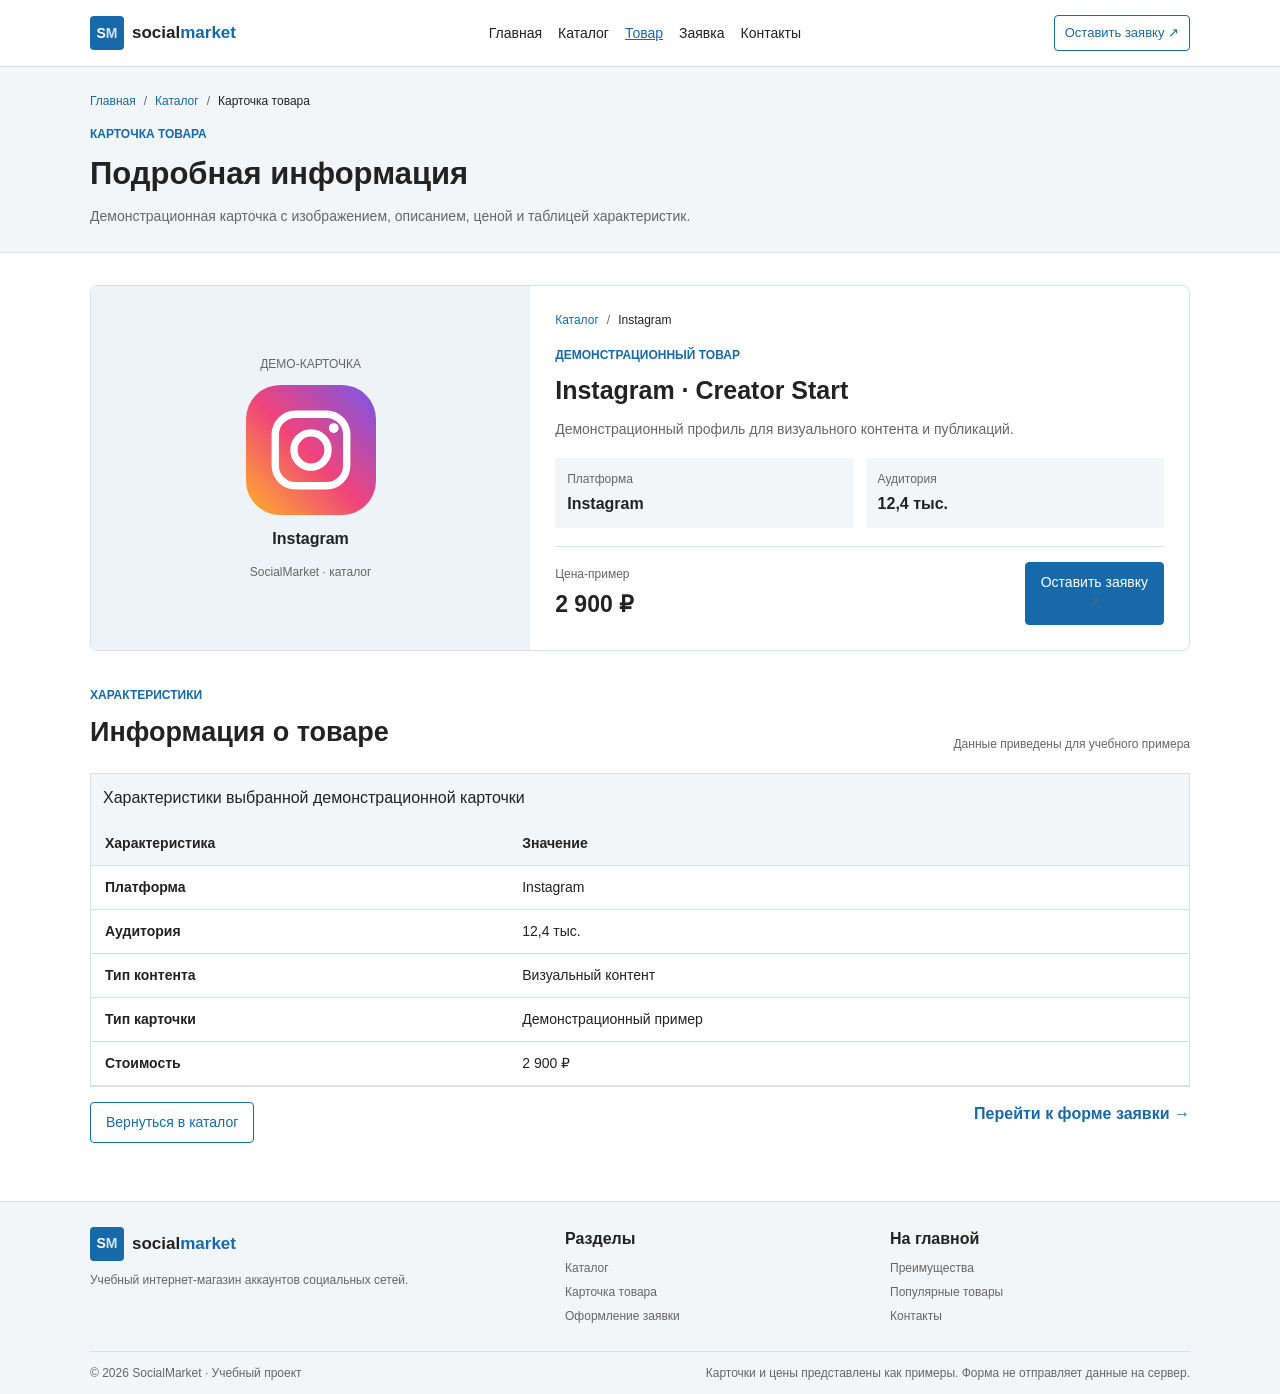
<file: product.html>
<!DOCTYPE html>
<html lang="ru">
<head>
  <meta charset="UTF-8">
  <meta name="viewport" content="width=device-width, initial-scale=1.0">
  <meta name="description" content="Описание и характеристики демонстрационных аккаунтов социальных сетей.">
  <title>Карточка товара | SocialMarket</title>
  <link rel="stylesheet" href="css/style.css">
</head>
<body>
<header class="site-header">
  <div class="container site-header__inner">
    <a class="site-logo" href="index.html" aria-label="SocialMarket — главная страница">
      <span class="site-logo__mark" aria-hidden="true">S<span class="site-logo__mark-accent">M</span></span>
      <span class="site-logo__word">social<span class="site-logo__word-accent">market</span></span>
    </a>
    <nav class="site-nav" aria-label="Основная навигация">
      <ul class="site-nav__list">
        <li class="site-nav__item"><a class="site-nav__link " href="index.html">Главная</a></li>
        <li class="site-nav__item"><a class="site-nav__link " href="catalog.html">Каталог</a></li>
        <li class="site-nav__item"><a class="site-nav__link site-nav__link--active" aria-current="page" href="product.html">Товар</a></li>
        <li class="site-nav__item"><a class="site-nav__link " href="order.html">Заявка</a></li>
        <li class="site-nav__item"><a class="site-nav__link " href="contacts.html">Контакты</a></li>
      </ul>
    </nav>
    <a class="button button--small button--outline site-header__cta" href="order.html">Оставить заявку <span aria-hidden="true">↗</span></a>
  </div>
</header>
<main>
  <section class="page-intro page-intro--compact">
    <div class="container">
      <nav class="breadcrumbs" aria-label="Хлебные крошки"><a class="breadcrumbs__link" href="index.html">Главная</a><span class="breadcrumbs__separator" aria-hidden="true">/</span><a class="breadcrumbs__link" href="catalog.html">Каталог</a><span class="breadcrumbs__separator" aria-hidden="true">/</span><span class="breadcrumbs__current" aria-current="page">Карточка товара</span></nav>
      <p class="eyebrow">КАРТОЧКА ТОВАРА</p>
      <h1 class="page-intro__title">Подробная информация</h1>
      <p class="page-intro__text">Демонстрационная карточка с изображением, описанием, ценой и таблицей характеристик.</p>
    </div>
  </section>
  <section class="section section--product">
    <div class="container">
      <article class="product-detail" id="product-detail" data-product-id="instagram-creator">
        <div class="product-detail__visual">
          <span class="product-detail__label">ДЕМО-КАРТОЧКА</span>
          <img class="product-detail__image" data-product-image src="images/instagram.svg" alt="Иконка Instagram" width="190" height="190">
          <span class="product-detail__platform" data-product-platform>Instagram</span>
          <span class="product-detail__visual-caption">SocialMarket · каталог</span>
        </div>
        <div class="product-detail__content">
          <nav class="breadcrumbs breadcrumbs--inside" aria-label="Путь к товару"><a class="breadcrumbs__link" href="catalog.html">Каталог</a><span class="breadcrumbs__separator" aria-hidden="true">/</span><span class="breadcrumbs__current" data-product-platform-short>Instagram</span></nav>
          <p class="eyebrow">ДЕМОНСТРАЦИОННЫЙ ТОВАР</p>
          <h2 class="product-detail__title" data-product-title>Instagram · Creator Start</h2>
          <p class="product-detail__description" data-product-description>Демонстрационный профиль для визуального контента и публикаций.</p>
          <div class="product-detail__quickfacts">
            <div class="product-detail__fact"><span>Платформа</span><strong data-detail-platform>Instagram</strong></div>
            <div class="product-detail__fact"><span>Аудитория</span><strong data-detail-audience>12,4 тыс.</strong></div>
          </div>
          <div class="product-detail__purchase"><div><span>Цена-пример</span><strong data-product-price>2 900 ₽</strong></div><button class="button button--primary" type="button" data-open-dialog data-product="Instagram · Creator Start">Оставить заявку <span aria-hidden="true">↗</span></button></div>
        </div>
      </article>
      <section class="specifications" aria-labelledby="specifications-title">
        <div class="section-heading section-heading--split section-heading--table"><div><p class="eyebrow">ХАРАКТЕРИСТИКИ</p><h2 class="section-heading__title" id="specifications-title">Информация о товаре</h2></div><span class="specifications__aside">Данные приведены для учебного примера</span></div>
        <div class="table-wrap">
          <table class="specifications-table">
            <caption>Характеристики выбранной демонстрационной карточки</caption>
            <thead><tr><th scope="col">Характеристика</th><th scope="col">Значение</th></tr></thead>
            <tbody>
              <tr><th scope="row">Платформа</th><td data-detail-row="platform">Instagram</td></tr>
              <tr><th scope="row">Аудитория</th><td data-detail-row="audience">12,4 тыс.</td></tr>
              <tr><th scope="row">Тип контента</th><td data-detail-row="content">Визуальный контент</td></tr>
              <tr><th scope="row">Тип карточки</th><td>Демонстрационный пример</td></tr>
              <tr><th scope="row">Стоимость</th><td data-detail-row="price">2 900 ₽</td></tr>
            </tbody>
          </table>
        </div>
        <div class="specifications__actions"><a class="button button--secondary" href="catalog.html">Вернуться в каталог</a><a class="text-link" href="order.html">Перейти к форме заявки <span aria-hidden="true">→</span></a></div>
      </section>
    </div>
  </section>
</main>
<footer class="site-footer">
  <div class="container site-footer__main">
    <div class="site-footer__brand">
      <a class="site-logo site-logo--footer" href="index.html" aria-label="SocialMarket — главная страница">
        <span class="site-logo__mark" aria-hidden="true">S<span class="site-logo__mark-accent">M</span></span>
        <span class="site-logo__word">social<span class="site-logo__word-accent">market</span></span>
      </a>
      <p>Учебный интернет-магазин аккаунтов социальных сетей.</p>
    </div>
    <div class="site-footer__links">
      <span class="site-footer__label">Разделы</span>
      <a href="catalog.html">Каталог</a>
      <a href="product.html">Карточка товара</a>
      <a href="order.html">Оформление заявки</a>
    </div>
    <div class="site-footer__links">
      <span class="site-footer__label">На главной</span>
      <a href="index.html#advantages">Преимущества</a>
      <a href="index.html#popular">Популярные товары</a>
      <a href="index.html#contacts">Контакты</a>
    </div>
  </div>
  <div class="container site-footer__bottom">
    <span>© 2026 SocialMarket · Учебный проект</span>
    <span>Карточки и цены представлены как примеры. Форма не отправляет данные на сервер.</span>
  </div>
</footer>
<dialog class="order-dialog" id="order-dialog" aria-labelledby="order-dialog-title">
  <div class="order-dialog__header">
    <div>
      <p class="eyebrow">БЫСТРАЯ ЗАЯВКА</p>
      <h2 class="order-dialog__title" id="order-dialog-title">Оставить заявку</h2>
    </div>
    <button class="icon-button" type="button" data-close-dialog aria-label="Закрыть окно">×</button>
  </div>
  <p class="order-dialog__description">Заполните форму — появится подтверждение в демонстрационном режиме.</p>
  <form class="order-form" data-request-form action="#" method="post">
  <input type="hidden" name="product" value="" data-selected-product>
  <div class="order-form__grid">
    <div class="order-form__field">
      <label class="order-form__label" for="product-modal-name">Имя</label>
      <input class="order-form__input" id="product-modal-name" name="name" type="text" placeholder="Как к вам обращаться?" minlength="2" maxlength="60" autocomplete="name" required>
    </div>
    <div class="order-form__field">
      <label class="order-form__label" for="product-modal-email">E-mail</label>
      <input class="order-form__input" id="product-modal-email" name="email" type="email" placeholder="example@mail.ru" autocomplete="email" required>
    </div>
    <div class="order-form__field">
      <label class="order-form__label" for="product-modal-phone">Телефон</label>
      <input class="order-form__input" id="product-modal-phone" name="phone" type="tel" inputmode="tel" placeholder="+7 900 000-00-00" pattern="[+0-9() -]{7,20}" title="Введите номер: цифры, пробелы, скобки, дефис и знак +." autocomplete="tel" required>
    </div>
    <div class="order-form__field">
      <label class="order-form__label" for="product-modal-date">Дата связи</label>
      <input class="order-form__input" id="product-modal-date" name="date" type="date" required>
    </div>
    <div class="order-form__field order-form__field--wide">
      <label class="order-form__label" for="product-modal-topic">Тема заявки</label>
      <select class="order-form__select" id="product-modal-topic" name="topic" required>
        <option value="" selected disabled>Выберите тему</option>
        <option value="account">Вопрос по аккаунту</option>
        <option value="catalog">Вопрос по каталогу</option>
        <option value="other">Другая тема</option>
      </select>
    </div>
    <div class="order-form__field order-form__field--wide">
      <label class="order-form__label" for="product-modal-comment">Комментарий</label>
      <textarea class="order-form__textarea" id="product-modal-comment" name="comment" placeholder="Уточните ваш вопрос" minlength="4" maxlength="500" rows="4" required></textarea>
    </div>
    <div class="order-form__field order-form__field--wide">
      <label class="order-form__checkbox" for="product-modal-consent">
        <input id="product-modal-consent" name="consent" type="checkbox" required>
        <span>Согласен(на) на обработку данных для учебной демонстрации.</span>
      </label>
    </div>
  </div>
  <button class="button button--primary order-form__submit" type="submit">Отправить заявку <span aria-hidden="true">↗</span></button>
  <p class="order-form__message" data-form-message role="status" aria-live="polite"></p>
</form>
</dialog>
<script src="js/main.js"></script>
</body>
</html>
</file>
<file: css/style.css>
/* 1. Переменные проекта */
:root {
  --color-primary: #1769aa;
  --color-primary-dark: #12558c;
  --color-primary-light: #eaf3fa;
  --color-text: #222222;
  --color-text-light: #666666;
  --color-background: #ffffff;
  --color-section: #f3f6f8;
  --color-border: #d8dfe5;
  --color-error: #b42335;
  --color-success: #176b45;
  --space-small: 8px;
  --space-medium: 16px;
  --space-large: 24px;
  --radius-small: 4px;
  --radius-medium: 7px;
  --container-width: 1100px;
}

/* 2. Базовые стили */
* {
  box-sizing: border-box;
}

html {
  scroll-behavior: smooth;
}

body {
  margin: 0;
  color: var(--color-text);
  background: var(--color-background);
  font-family: Arial, Helvetica, sans-serif;
  font-size: 16px;
  line-height: 1.5;
}

img {
  display: block;
  max-width: 100%;
}

button,
input,
select,
textarea {
  font: inherit;
}

button {
  cursor: pointer;
}

a {
  color: var(--color-primary);
  text-decoration: none;
}

a:hover {
  color: var(--color-primary-dark);
  text-decoration: underline;
}

h1,
h2,
h3,
p {
  margin-top: 0;
}

.container {
  width: min(var(--container-width), calc(100% - 40px));
  margin: 0 auto;
}

/* 3. Ссылки, кнопки и состояния */
a:focus-visible,
button:focus-visible,
input:focus-visible,
select:focus-visible,
textarea:focus-visible {
  outline: 2px solid var(--color-primary);
  outline-offset: 3px;
}

.button {
  display: inline-block;
  padding: 9px 15px;
  border: 1px solid var(--color-primary);
  border-radius: var(--radius-small);
  color: #ffffff;
  background: var(--color-primary);
  font-size: 14px;
  text-align: center;
}

.button:hover {
  color: #ffffff;
  background: var(--color-primary-dark);
  text-decoration: none;
}

.button--secondary,
.button--outline {
  color: var(--color-primary);
  background: #ffffff;
}

.button--secondary:hover,
.button--outline:hover {
  color: var(--color-primary-dark);
  background: var(--color-primary-light);
}

.button--small {
  padding: 7px 10px;
  font-size: 13px;
}

.button--light {
  color: var(--color-primary-dark);
  background: #ffffff;
  border-color: #ffffff;
}

.button--light:hover {
  color: var(--color-primary-dark);
  background: var(--color-primary-light);
}

.button:disabled {
  color: #777777;
  background: #eeeeee;
  border-color: #cccccc;
  cursor: not-allowed;
}

.text-link {
  font-weight: 600;
}

.eyebrow {
  margin-bottom: 8px;
  color: var(--color-primary);
  font-size: 12px;
  font-weight: 700;
}

.eyebrow__dot {
  display: inline-block;
  width: 7px;
  height: 7px;
  margin-right: 5px;
  border-radius: 50%;
  background: var(--color-primary);
}

.eyebrow--light {
  color: #dcecff;
}

/* 4. Шапка и навигация. Flexbox используется для меню. */
.site-header {
  background: #ffffff;
  border-bottom: 1px solid var(--color-border);
}

.site-header__inner {
  display: flex;
  min-height: 66px;
  align-items: center;
  justify-content: space-between;
  gap: 20px;
}

.site-logo {
  display: inline-flex;
  align-items: center;
  gap: 8px;
  color: var(--color-text);
  font-weight: 700;
}

.site-logo:hover {
  color: var(--color-text);
  text-decoration: none;
}

.site-logo__mark {
  display: inline-flex;
  width: 34px;
  height: 34px;
  align-items: center;
  justify-content: center;
  border-radius: var(--radius-small);
  color: #ffffff;
  background: var(--color-primary);
  font-size: 14px;
}

.site-logo__mark-accent {
  color: #cfe7f8;
}

.site-logo__word {
  font-size: 17px;
}

.site-logo__word-accent {
  color: var(--color-primary);
}

.site-nav__list {
  display: flex;
  margin: 0;
  padding: 0;
  list-style: none;
  align-items: center;
  gap: 16px;
}

.site-nav__item {
  margin: 0;
}

.site-nav__link {
  display: inline-block;
  padding: 7px 0;
  color: var(--color-text);
  font-size: 14px;
}

.site-nav__link:hover,
.site-nav__link--active {
  color: var(--color-primary);
  text-decoration: underline;
}

/* 5. Главная страница */
.hero {
  padding: 42px 0;
  background: var(--color-section);
}

.hero__layout {
  display: grid;
  grid-template-columns: 1fr 0.8fr;
  align-items: center;
  gap: 35px;
}

.hero__title {
  max-width: 600px;
  margin-bottom: 15px;
  font-size: 38px;
  line-height: 1.2;
}

.hero__title-accent {
  color: var(--color-primary);
}

.hero__text {
  max-width: 560px;
  margin-bottom: 20px;
  color: var(--color-text-light);
}

.hero__actions {
  display: flex;
  align-items: center;
  gap: 10px;
}

.hero__note {
  margin-top: 17px;
  color: var(--color-text-light);
  font-size: 13px;
}

.hero__note-icon {
  color: var(--color-success);
  font-weight: 700;
}

.hero-art {
  display: flex;
  min-height: 220px;
  align-items: center;
  justify-content: center;
}

.hero-art__orbit,
.hero-art__floating {
  display: none;
}

.hero-art__card {
  width: 300px;
  padding: 22px;
  border: 1px solid var(--color-border);
  border-radius: var(--radius-medium);
  background: #ffffff;
  text-align: center;
}

.hero-art__label {
  display: block;
  margin-bottom: 16px;
  color: var(--color-text-light);
  font-size: 12px;
}

.hero-art__icons {
  display: flex;
  justify-content: center;
  gap: 8px;
  margin-bottom: 15px;
}

.preview-icon {
  display: inline-flex;
  width: 40px;
  height: 40px;
  align-items: center;
  justify-content: center;
  border-radius: 5px;
  color: #ffffff;
  font-size: 22px;
}

.preview-icon--insta { background: #c34a82; }
.preview-icon--tiktok { background: #252525; }
.preview-icon--telegram { background: #2aabee; }
.preview-icon--snap { background: #e6d400; color: #222222; }
.preview-icon--whats { background: #20a75a; }

.hero-art__card strong,
.hero-art__small {
  display: block;
}

.hero-art__small {
  margin-top: 4px;
  color: var(--color-text-light);
  font-size: 12px;
}

.section {
  padding: 38px 0;
}

.section--white {
  background: #ffffff;
}

.section-heading {
  margin-bottom: 20px;
}

.section-heading--split {
  display: flex;
  align-items: end;
  justify-content: space-between;
  gap: 20px;
}

.section-heading__title {
  margin-bottom: 0;
  font-size: 27px;
}

.section-heading__text {
  max-width: 430px;
  margin-bottom: 0;
  color: var(--color-text-light);
  font-size: 14px;
}

.advantages-grid {
  display: grid;
  grid-template-columns: repeat(3, 1fr);
  gap: 15px;
}

.advantage-card {
  padding: 18px;
  border: 1px solid var(--color-border);
  border-radius: var(--radius-medium);
  background: #ffffff;
}

.advantage-card__number {
  display: inline-block;
  margin-bottom: 10px;
  color: var(--color-primary);
  font-weight: 700;
}

.advantage-card h3 {
  margin-bottom: 7px;
  font-size: 17px;
}

.advantage-card p {
  margin-bottom: 0;
  color: var(--color-text-light);
  font-size: 14px;
}

/* 6. Карточки товаров. Grid размещает карточки, Flexbox — содержимое. */
.products-grid {
  display: grid;
  grid-template-columns: repeat(3, 1fr);
  gap: 16px;
}

.product-card {
  position: relative;
  display: flex;
  flex-direction: column;
  border: 1px solid var(--color-border);
  border-radius: var(--radius-medium);
  background: #ffffff;
}

.product-card__visual {
  position: relative;
  display: flex;
  min-height: 125px;
  align-items: center;
  justify-content: center;
  gap: 12px;
  padding: 18px;
  background: #eef3f7;
}

.product-card__visual--instagram { background: #f8e8f0; }
.product-card__visual--tiktok { background: #eeeeee; }
.product-card__visual--telegram { background: #e4f3fb; }
.product-card__visual--snapchat { background: #fff9c7; }
.product-card__visual--whatsapp { background: #e5f6eb; }

.product-card__icon {
  width: 55px;
  height: 55px;
}

.product-card__platform {
  font-weight: 700;
}

.product-card__badge {
  position: absolute;
  top: 8px;
  left: 8px;
  padding: 3px 7px;
  border: 1px solid var(--color-border);
  border-radius: 3px;
  background: #ffffff;
  font-size: 11px;
}

.product-card__body {
  display: flex;
  flex: 1;
  flex-direction: column;
  padding: 16px;
}

.product-card__eyebrow {
  margin-bottom: 5px;
  color: var(--color-text-light);
  font-size: 11px;
}

.product-card__title {
  margin-bottom: 7px;
  font-size: 16px;
}

.product-card__description {
  margin-bottom: 12px;
  color: var(--color-text-light);
  font-size: 13px;
}

.product-card__facts {
  display: flex;
  justify-content: space-between;
  gap: 10px;
  padding: 9px 0;
  border-top: 1px solid var(--color-border);
  border-bottom: 1px solid var(--color-border);
  font-size: 13px;
}

.product-card__facts span {
  color: var(--color-text-light);
}

.product-card__bottom {
  margin-top: auto;
  padding-top: 12px;
}

.product-card__price {
  display: flex;
  align-items: center;
  justify-content: space-between;
  margin-bottom: 12px;
}

.product-card__price span {
  color: var(--color-text-light);
  font-size: 12px;
}

.product-card__price strong {
  font-size: 18px;
}

.product-card__actions {
  display: flex;
  gap: 8px;
}

.product-card__actions .button {
  flex: 1;
}

.contact-band {
  padding: 28px 0;
  color: #ffffff;
  background: var(--color-primary);
}

.contact-band__inner {
  display: flex;
  align-items: center;
  justify-content: space-between;
  gap: 20px;
}

.contact-band h2 {
  margin-bottom: 5px;
  color: #ffffff;
  font-size: 26px;
}

.contact-band p:not(.eyebrow) {
  margin-bottom: 0;
  color: #e1effa;
  font-size: 14px;
}

/* 7. Внутренние страницы и хлебные крошки */
.page-intro {
  padding: 25px 0;
  background: var(--color-section);
  border-bottom: 1px solid var(--color-border);
}

.page-intro--compact {
  padding-bottom: 25px;
}

.breadcrumbs {
  display: flex;
  gap: 8px;
  margin-bottom: 15px;
  color: var(--color-text-light);
  font-size: 12px;
}

.breadcrumbs__link {
  color: var(--color-primary);
}

.breadcrumbs__current {
  color: var(--color-text);
}

.breadcrumbs__separator {
  color: var(--color-text-light);
}

.page-intro__title {
  margin-bottom: 8px;
  font-size: 31px;
}

.page-intro__text {
  max-width: 680px;
  margin-bottom: 0;
  color: var(--color-text-light);
  font-size: 14px;
}

.section--catalog,
.section--product,
.section--order,
.section--contacts {
  padding-top: 32px;
}

/* 8. Каталог: боковой блок и список товаров через Grid */
.catalog-layout {
  display: grid;
  grid-template-columns: 220px 1fr;
  grid-template-areas: "filters products";
  align-items: start;
  gap: 22px;
}

.catalog-filters {
  position: sticky;
  top: 16px;
  z-index: 5;
  grid-area: filters;
  padding: 16px;
  border: 1px solid var(--color-border);
  border-radius: var(--radius-medium);
  background: #ffffff;
}

.catalog-filters__header {
  display: flex;
  align-items: center;
  gap: 8px;
  margin-bottom: 15px;
}

.catalog-filters__title {
  margin-bottom: 0;
  font-size: 17px;
}

.catalog-filters__icon {
  color: var(--color-primary);
}

.catalog-filters__group {
  padding-bottom: 13px;
  margin-bottom: 13px;
  border-bottom: 1px solid var(--color-border);
}

.catalog-filters__group-title {
  margin-bottom: 8px;
  font-size: 14px;
}

.category-list {
  display: flex;
  flex-direction: column;
  gap: 5px;
}

.category-list__link {
  display: flex;
  align-items: center;
  gap: 7px;
  color: var(--color-text);
  font-size: 13px;
}

.category-list__count {
  margin-left: auto;
  color: var(--color-text-light);
  font-size: 12px;
}

.category-list__dot {
  width: 8px;
  height: 8px;
  border-radius: 50%;
}

.category-list__dot--instagram { background: #c34a82; }
.category-list__dot--tiktok { background: #252525; }
.category-list__dot--telegram { background: #2aabee; }
.category-list__dot--snapchat { background: #e6d400; }
.category-list__dot--whatsapp { background: #20a75a; }

.catalog-filters__group--price p,
.catalog-filters__note p {
  margin-bottom: 6px;
  color: var(--color-text-light);
  font-size: 12px;
}

.price-range {
  height: 5px;
  background: #e3e7ea;
}

.price-range span {
  display: block;
  width: 100%;
  height: 5px;
  background: var(--color-primary);
}

.price-range__labels {
  display: flex;
  justify-content: space-between;
  margin-top: 5px;
  color: var(--color-text-light);
  font-size: 11px;
}

.catalog-filters__note {
  font-size: 12px;
}

.catalog-products {
  grid-area: products;
}

.catalog-products__header {
  display: flex;
  align-items: end;
  justify-content: space-between;
  margin-bottom: 17px;
}

.catalog-products__title {
  margin-bottom: 0;
  font-size: 23px;
}

.catalog-products__count {
  color: var(--color-text-light);
  font-size: 13px;
}

.products-grid--catalog {
  grid-template-columns: repeat(2, 1fr);
}

/* 9. Страница товара и таблица */
.product-detail {
  display: grid;
  grid-template-columns: 0.8fr 1.2fr;
  border: 1px solid var(--color-border);
  border-radius: var(--radius-medium);
  background: #ffffff;
}

.product-detail__visual {
  display: flex;
  min-height: 300px;
  flex-direction: column;
  align-items: center;
  justify-content: center;
  gap: 12px;
  background: #eef3f7;
}

.product-detail__image {
  width: 130px;
  height: 130px;
}

.product-detail__label,
.product-detail__visual-caption {
  color: var(--color-text-light);
  font-size: 12px;
}

.product-detail__platform {
  font-weight: 700;
}

.product-detail__content {
  padding: 25px;
}

.breadcrumbs--inside {
  margin-bottom: 17px;
}

.product-detail__title {
  margin-bottom: 10px;
  font-size: 25px;
}

.product-detail__description {
  color: var(--color-text-light);
  font-size: 14px;
}

.product-detail__quickfacts {
  display: grid;
  grid-template-columns: repeat(2, 1fr);
  gap: 12px;
  margin: 18px 0;
}

.product-detail__fact {
  padding: 12px;
  background: var(--color-section);
}

.product-detail__quickfacts span,
.product-detail__purchase span {
  display: block;
  margin-bottom: 4px;
  color: var(--color-text-light);
  font-size: 12px;
}

.product-detail__purchase {
  display: flex;
  align-items: center;
  justify-content: space-between;
  gap: 15px;
  padding-top: 15px;
  border-top: 1px solid var(--color-border);
}

.product-detail__purchase strong {
  font-size: 23px;
}

.specifications {
  margin-top: 35px;
}

.specifications__aside {
  color: var(--color-text-light);
  font-size: 12px;
}

.table-wrap {
  border: 1px solid var(--color-border);
}

.specifications-table {
  width: 100%;
  border-collapse: collapse;
  text-align: left;
}

.specifications-table caption {
  padding: 12px;
  background: var(--color-section);
  text-align: left;
}

.specifications-table th,
.specifications-table td {
  padding: 11px 14px;
  border-bottom: 1px solid var(--color-border);
  font-size: 14px;
}

.specifications-table thead {
  background: var(--color-section);
}

.specifications-table tbody th {
  width: 38%;
  font-weight: 600;
}

.specifications__actions {
  display: flex;
  justify-content: space-between;
  gap: 15px;
  margin-top: 15px;
}

/* 10. Форма заявки */
.order-form {
  width: 100%;
}

.order-layout {
  display: grid;
  grid-template-columns: 0.75fr 1.25fr;
  align-items: start;
  gap: 20px;
}

.order-aside {
  padding: 22px;
  color: #ffffff;
  background: var(--color-primary);
  border-radius: var(--radius-medium);
}

.order-aside__icon {
  display: block;
  margin-bottom: 10px;
  font-size: 23px;
}

.order-aside__title {
  margin-bottom: 10px;
  color: #ffffff;
  font-size: 23px;
}

.order-aside__text {
  color: #e3eef7;
  font-size: 14px;
}

.order-aside__link {
  color: #ffffff;
  font-size: 13px;
}

.order-form-card {
  padding: 22px;
  border: 1px solid var(--color-border);
  border-radius: var(--radius-medium);
  background: #ffffff;
}

.order-form-card__heading {
  display: flex;
  justify-content: space-between;
  align-items: baseline;
  gap: 12px;
  margin-bottom: 18px;
}

.order-form-card__title {
  margin-bottom: 0;
  font-size: 21px;
}

.required-note {
  color: var(--color-text-light);
  font-size: 12px;
}

.order-form__field {
  min-width: 0;
}

.order-form__grid {
  display: grid;
  grid-template-columns: repeat(2, 1fr);
  gap: 14px;
}

.order-form__field--wide {
  grid-column: 1 / -1;
}

.order-form__label {
  display: block;
  margin-bottom: 5px;
  font-size: 13px;
  font-weight: 600;
}

.order-form__input,
.order-form__select,
.order-form__textarea {
  display: block;
  width: 100%;
  min-height: 38px;
  padding: 8px 10px;
  border: 1px solid #cbd3da;
  border-radius: var(--radius-small);
  color: var(--color-text);
  background: #ffffff;
}

.order-form__input:hover,
.order-form__select:hover,
.order-form__textarea:hover {
  border-color: var(--color-primary);
}

/* Эффект :focus — поле выделяется, когда пользователь выбирает его мышью или клавиатурой. */
.order-form__input:focus,
.order-form__select:focus,
.order-form__textarea:focus {
  border-color: var(--color-primary);
  outline: 2px solid var(--color-primary-light);
  outline-offset: 1px;
}

/* :focus-visible сохраняет отдельное заметное выделение при навигации клавиатурой. */
.order-form__input:focus-visible,
.order-form__select:focus-visible,
.order-form__textarea:focus-visible {
  border-color: var(--color-primary);
  outline: 2px solid var(--color-primary);
  outline-offset: 2px;
}

.order-form__input[aria-invalid="true"],
.order-form__select[aria-invalid="true"],
.order-form__textarea[aria-invalid="true"] {
  border-color: var(--color-error);
  background: #fff7f7;
}

.order-form__textarea {
  min-height: 90px;
  resize: vertical;
}

.order-form__checkbox {
  display: flex;
  align-items: flex-start;
  gap: 8px;
  font-size: 13px;
}

.order-form__checkbox input {
  margin-top: 4px;
}

.order-form__checkbox input[aria-invalid="true"] {
  outline: 1px solid var(--color-error);
}

.order-form__submit {
  margin-top: 16px;
}

.order-form__message {
  display: none;
  margin-top: 12px;
  padding: 10px;
  color: var(--color-success);
  background: #eaf7ef;
  border: 1px solid #b8dec7;
}

.order-form__message--visible {
  display: block;
}

/* 11. Контакты */
.contacts-layout {
  display: grid;
  grid-template-columns: 1fr 1fr;
  gap: 20px;
}

.contacts-card {
  padding: 22px;
  border: 1px solid var(--color-border);
  border-radius: var(--radius-medium);
  background: #ffffff;
}

.contacts-card--primary {
  background: var(--color-section);
}

.contacts-card__icon {
  margin-bottom: 10px;
  color: var(--color-primary);
  font-size: 24px;
}

.contacts-card__title {
  margin-bottom: 9px;
  font-size: 23px;
}

.contacts-card__text {
  color: var(--color-text-light);
  font-size: 14px;
}

.contacts-info__item {
  display: flex;
  gap: 12px;
  padding: 14px 0;
  border-bottom: 1px solid var(--color-border);
}

.contacts-info__item:last-child {
  border-bottom: 0;
}

.contacts-info__number {
  color: var(--color-primary);
  font-weight: 700;
}

.contacts-info__title {
  margin-bottom: 5px;
  font-size: 16px;
}

.contacts-info__text {
  margin-bottom: 6px;
  color: var(--color-text-light);
  font-size: 13px;
}

/* 12. Подвал сайта */
.site-footer {
  margin-top: 20px;
  border-top: 1px solid var(--color-border);
  background: var(--color-section);
}

.site-footer__main {
  display: grid;
  grid-template-columns: 1.5fr 1fr 1fr;
  gap: 25px;
  padding-top: 25px;
  padding-bottom: 20px;
}

.site-logo--footer {
  margin-bottom: 10px;
}

.site-footer__brand p,
.site-footer__links a,
.site-footer__bottom {
  color: var(--color-text-light);
  font-size: 12px;
}

.site-footer__label {
  display: block;
  margin-bottom: 8px;
  font-weight: 700;
}

.site-footer__links a {
  display: block;
  margin-bottom: 6px;
}

.site-footer__bottom {
  display: flex;
  justify-content: space-between;
  gap: 15px;
  padding-top: 12px;
  padding-bottom: 12px;
  border-top: 1px solid var(--color-border);
}

/* 13. Модальное окно */
.order-dialog {
  position: fixed;
  z-index: 1000;
  width: 620px;
  max-width: calc(100% - 30px);
  max-height: 90vh;
  overflow: auto;
  padding: 22px;
  border: 1px solid var(--color-border);
  border-radius: var(--radius-medium);
  background: #ffffff;
}

.order-dialog::backdrop {
  background: rgba(0, 0, 0, 0.45);
}

.order-dialog__header {
  display: flex;
  align-items: flex-start;
  justify-content: space-between;
  gap: 15px;
}

.order-dialog__title {
  margin-bottom: 0;
  font-size: 24px;
}

.order-dialog__description {
  margin: 10px 0 18px;
  color: var(--color-text-light);
  font-size: 14px;
}

.icon-button {
  width: 34px;
  height: 34px;
  border: 1px solid var(--color-border);
  border-radius: var(--radius-small);
  background: #ffffff;
  font-size: 20px;
}

.icon-button:hover {
  background: var(--color-section);
}

/* 13. Выделение частей сайта и карточек при наведении и фокусе */
.hero,
.section,
.contact-band {
  transition: background-color 0.2s ease, box-shadow 0.2s ease;
}

/* Подсветка крупных разделов сайта при наведении мыши */
.hero:hover,
.section:hover {
  background-color: var(--color-primary-light);
}

.contact-band:hover {
  box-shadow: inset 0 0 0 3px rgba(255, 255, 255, 0.25);
}

/* Подсветка раздела, когда пользователь переходит к его ссылке или кнопке с клавиатуры */
.hero:focus-within,
.section:focus-within,
.contact-band:focus-within {
  outline: 2px solid var(--color-primary);
  outline-offset: -2px;
}

/* Подсветка информационной карточки в первом экране */
.hero-art__card {
  transition: border-color 0.2s ease, box-shadow 0.2s ease, transform 0.2s ease;
}

.hero-art__card:hover,
.hero-art__card:focus-within {
  border-color: var(--color-primary);
  box-shadow: 0 6px 18px rgba(23, 105, 170, 0.12);
  transform: translateY(-3px);
}

/* Подсветка преимуществ */
.advantage-card {
  transition: border-color 0.2s ease, box-shadow 0.2s ease, transform 0.2s ease;
}

.advantage-card:hover,
.advantage-card:focus-within {
  border-color: var(--color-primary);
  box-shadow: 0 5px 14px rgba(23, 105, 170, 0.1);
  transform: translateY(-2px);
}

/* Подсветка целой карточки товара */
.product-card {
  transition: border-color 0.2s ease, box-shadow 0.2s ease, transform 0.2s ease;
}

.product-card:hover,
.product-card:focus-within {
  border-color: var(--color-primary);
  box-shadow: 0 7px 18px rgba(23, 105, 170, 0.14);
  transform: translateY(-3px);
}

/* Лёгкое увеличение логотипа внутри карточки при наведении на товар */
.product-card__icon {
  transition: transform 0.2s ease;
}

.product-card:hover .product-card__icon,
.product-card:focus-within .product-card__icon {
  transform: scale(1.08);
}

/* Небольшое выделение цветной верхней части карточки товара */
.product-card__visual {
  transition: filter 0.2s ease;
}

.product-card:hover .product-card__visual,
.product-card:focus-within .product-card__visual {
  filter: saturate(1.15);
}

/* Убираем движение для пользователей, отключивших анимацию в настройках системы */
@media (prefers-reduced-motion: reduce) {
  .hero-art__card,
  .advantage-card,
  .product-card,
  .product-card__icon,
  .product-card__visual,
  .hero,
  .section,
  .contact-band {
    transition: none;
  }

  .hero-art__card:hover,
  .hero-art__card:focus-within,
  .advantage-card:hover,
  .advantage-card:focus-within,
  .product-card:hover,
  .product-card:focus-within {
    transform: none;
  }
}
/* Синий фон всей карточки при наведении или фокусе */
.product-card:hover,
.product-card:focus-within {
    background-color: #dceeff;
    border-color: #1769aa;
    box-shadow: 0 7px 18px rgba(23, 105, 170, 0.2);
    transform: translateY(-3px);
}

/* Синий фон основной части карточки */
.product-card:hover .product-card__body,
.product-card:focus-within .product-card__body {
    background-color: #dceeff;
}

/* Синий фон верхней части карточки */
.product-card:hover .product-card__visual,
.product-card:focus-within .product-card__visual {
    background-color: #bfdbf2;
}
</file>
